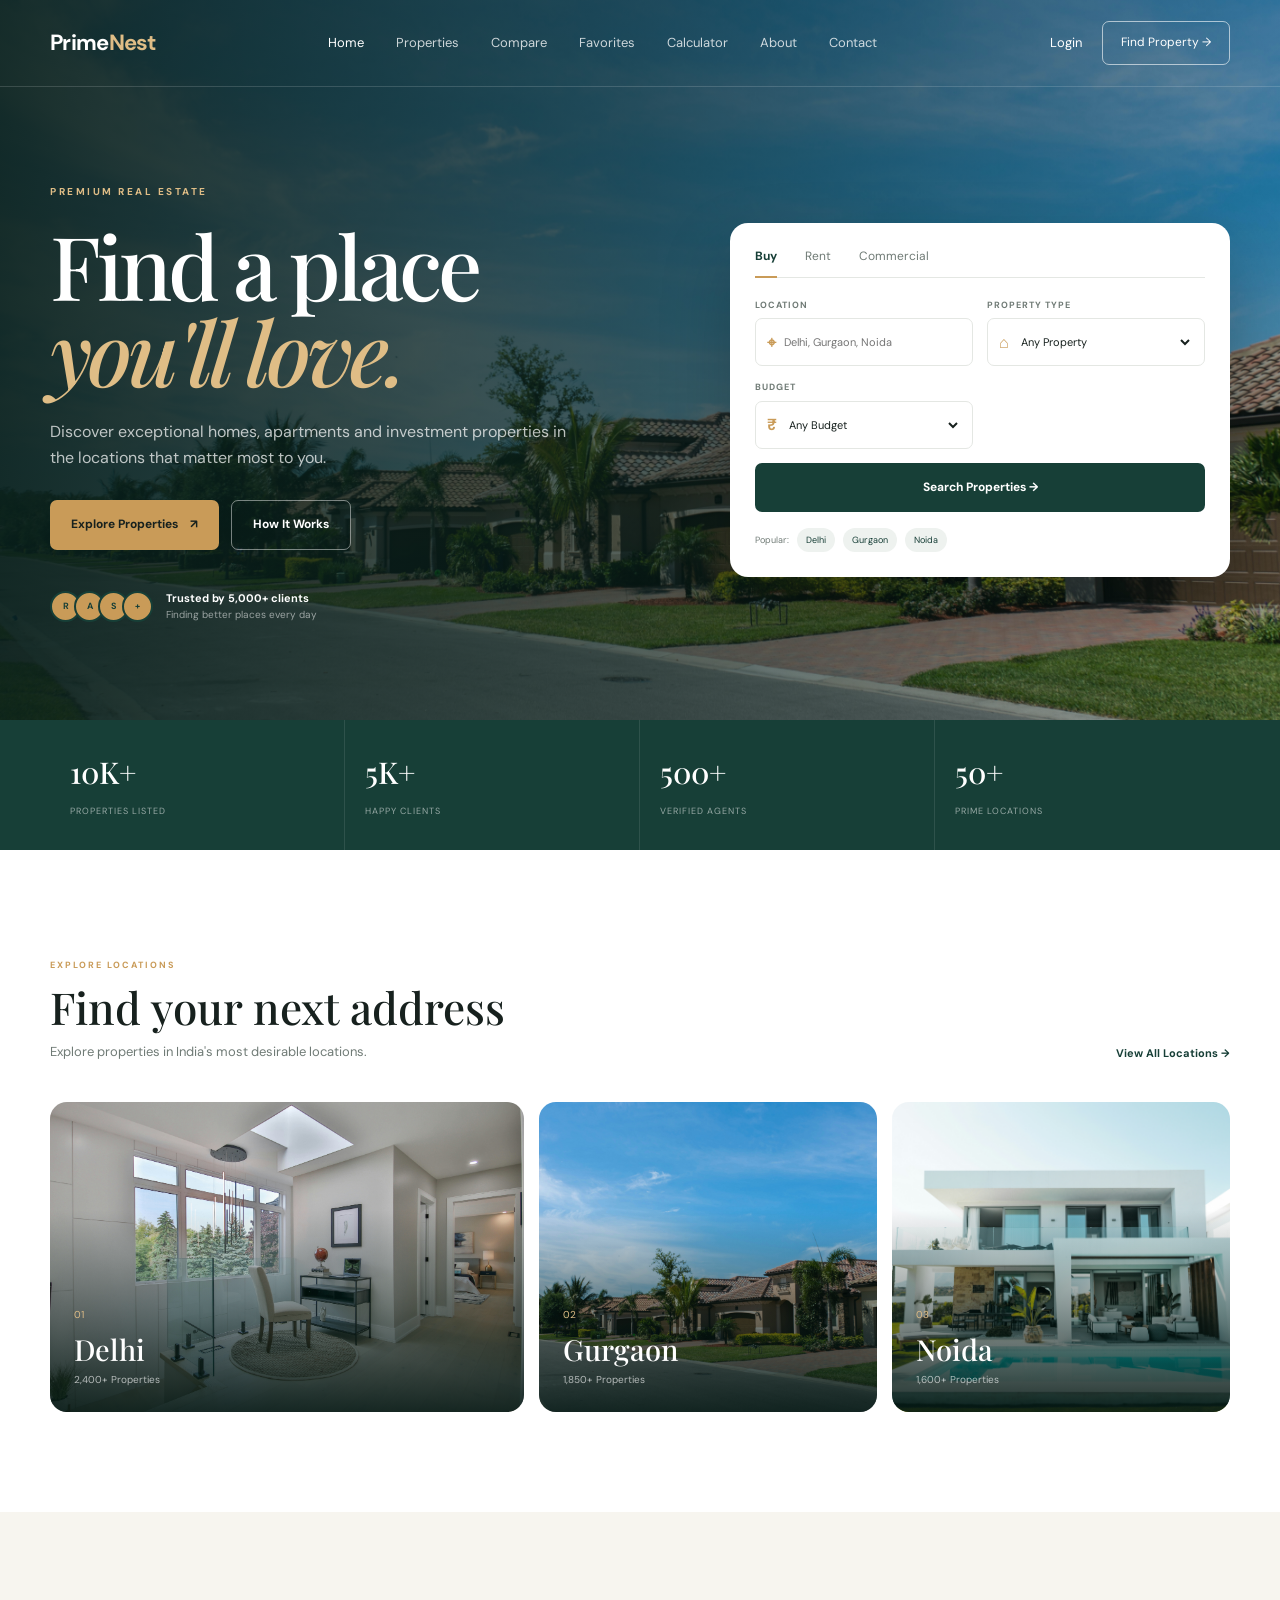
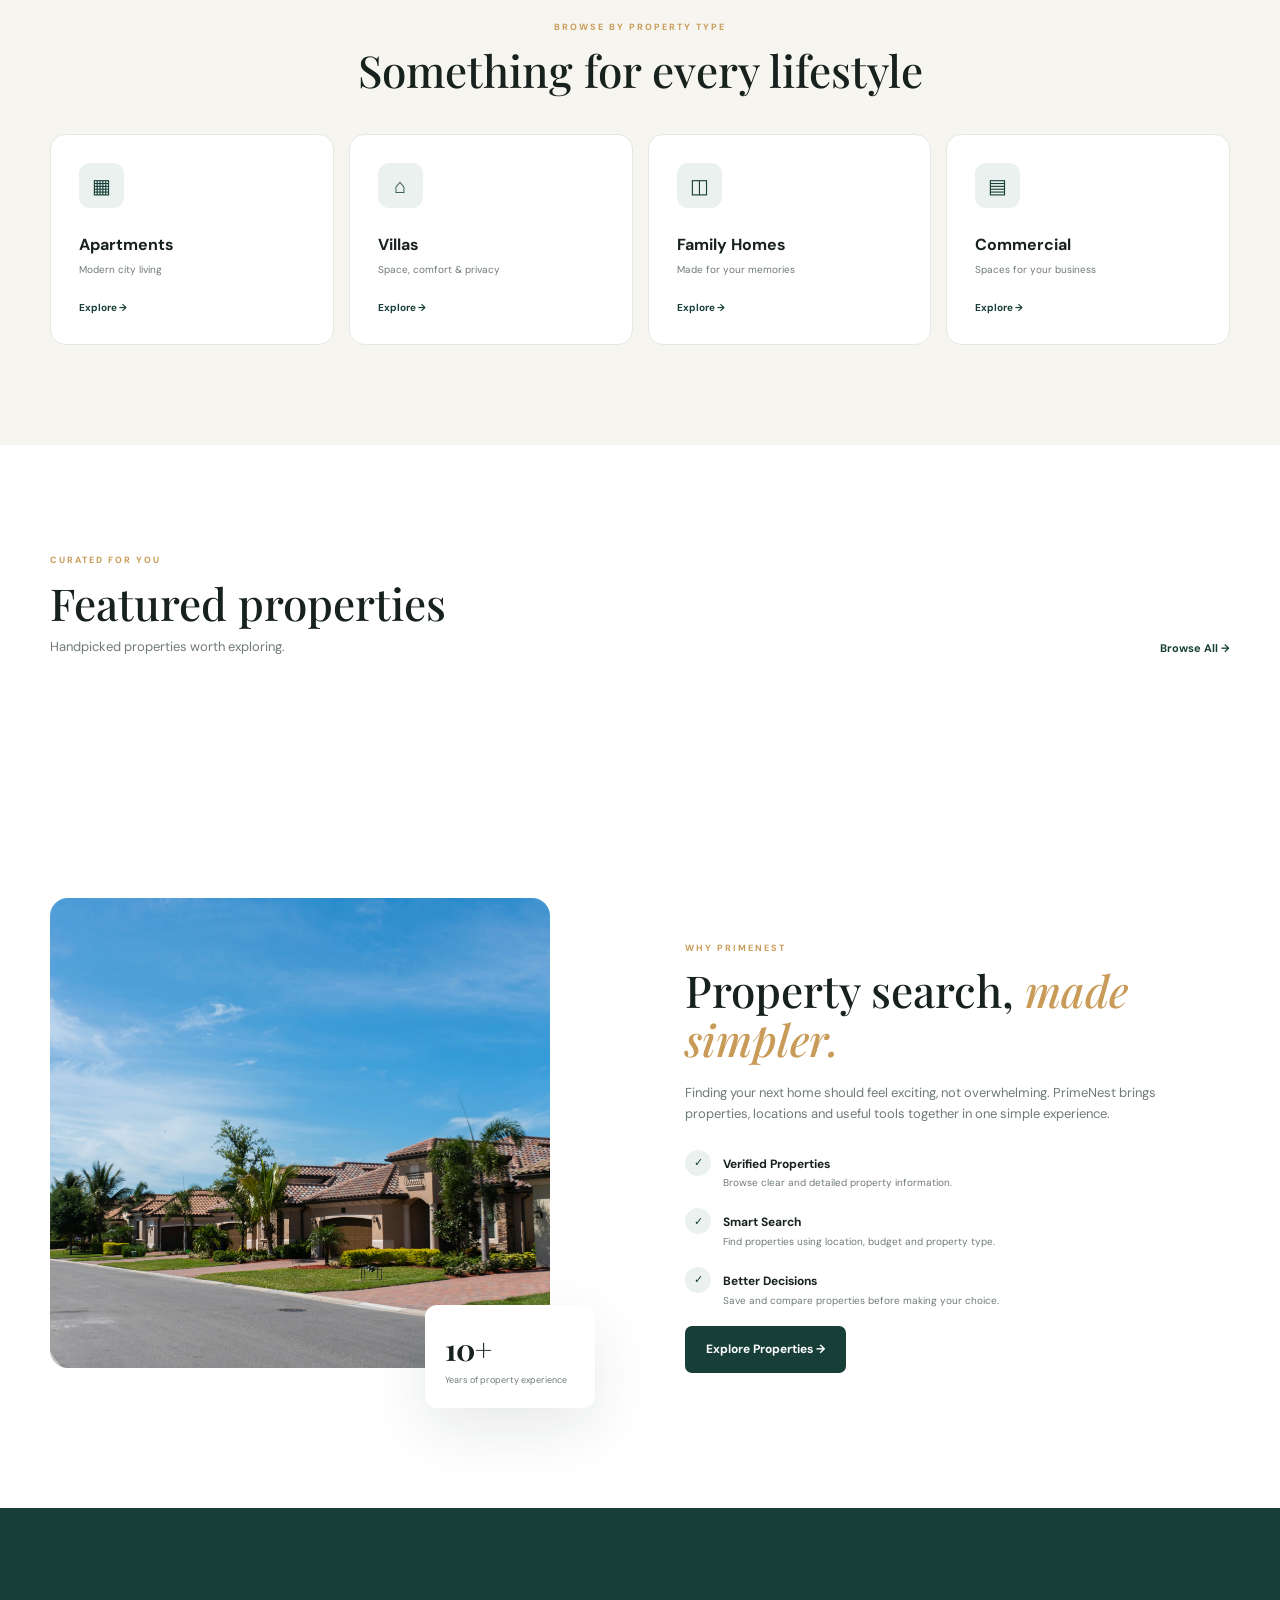
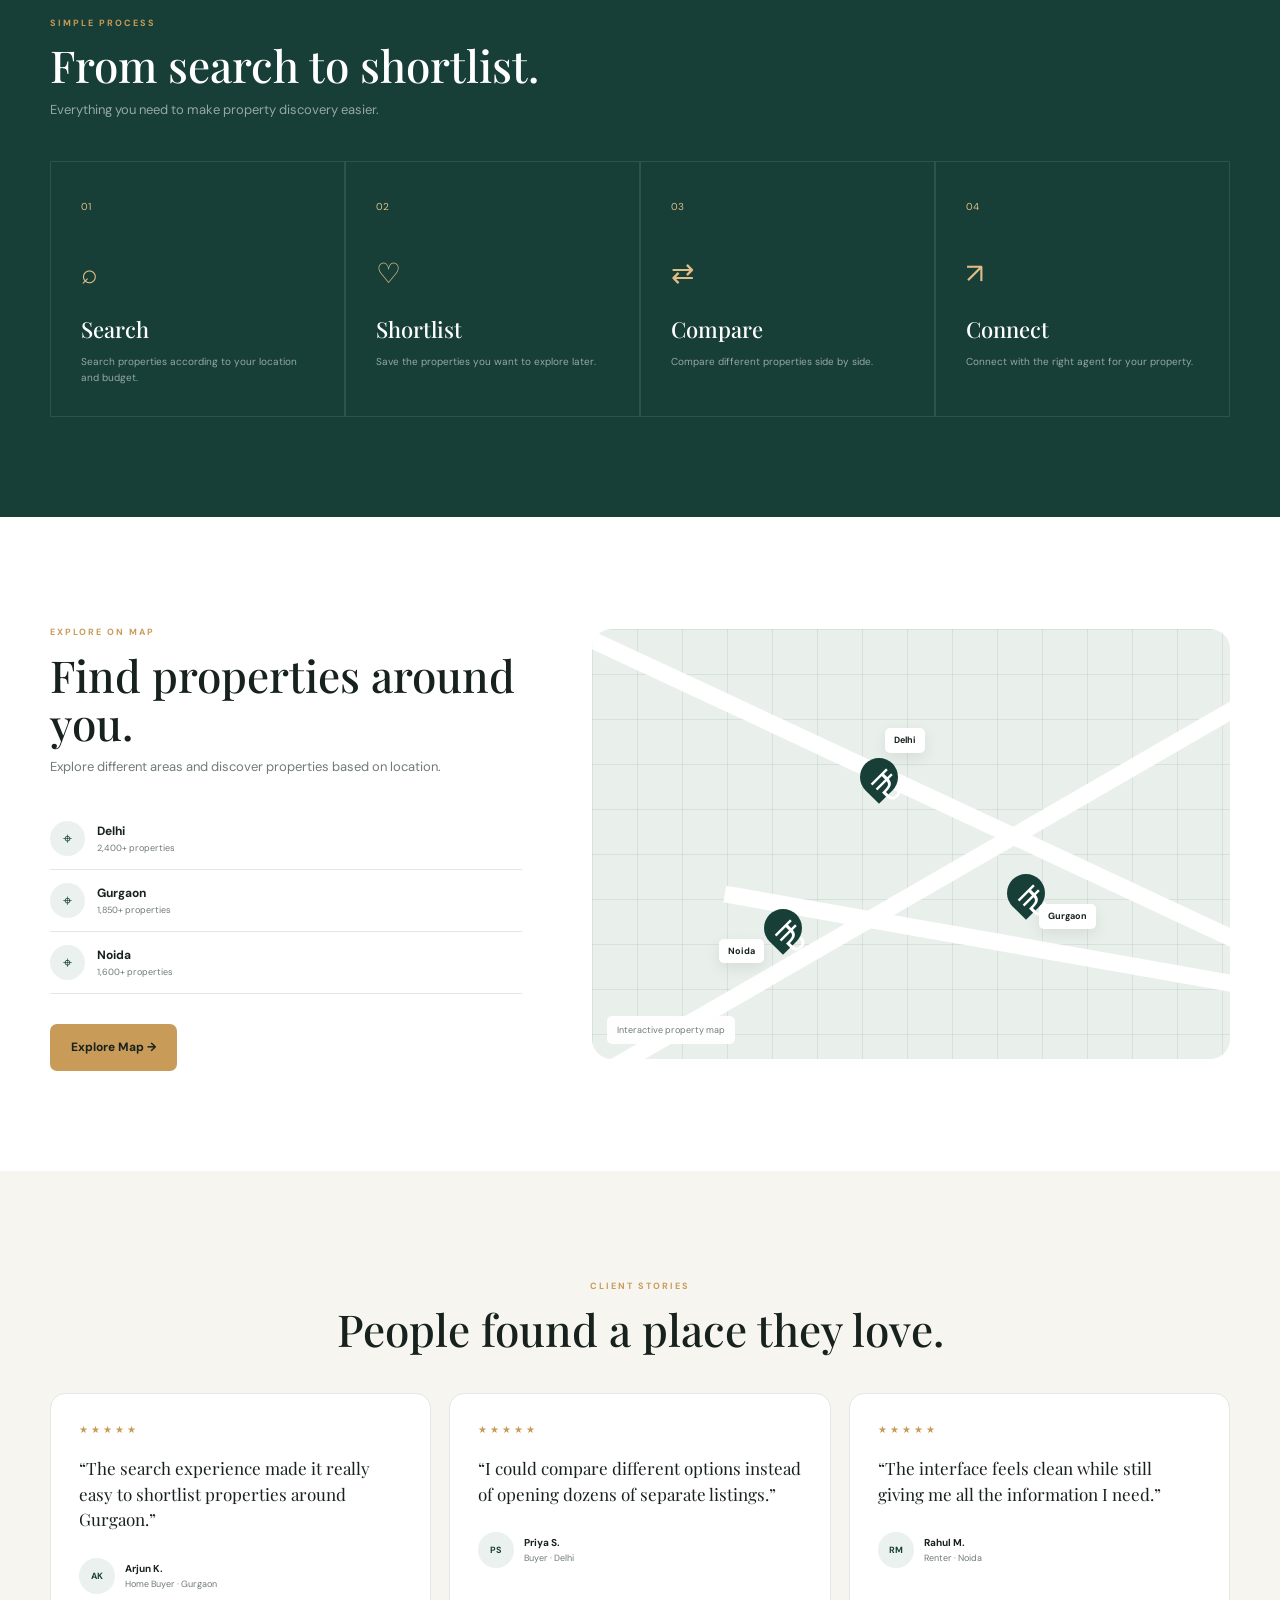
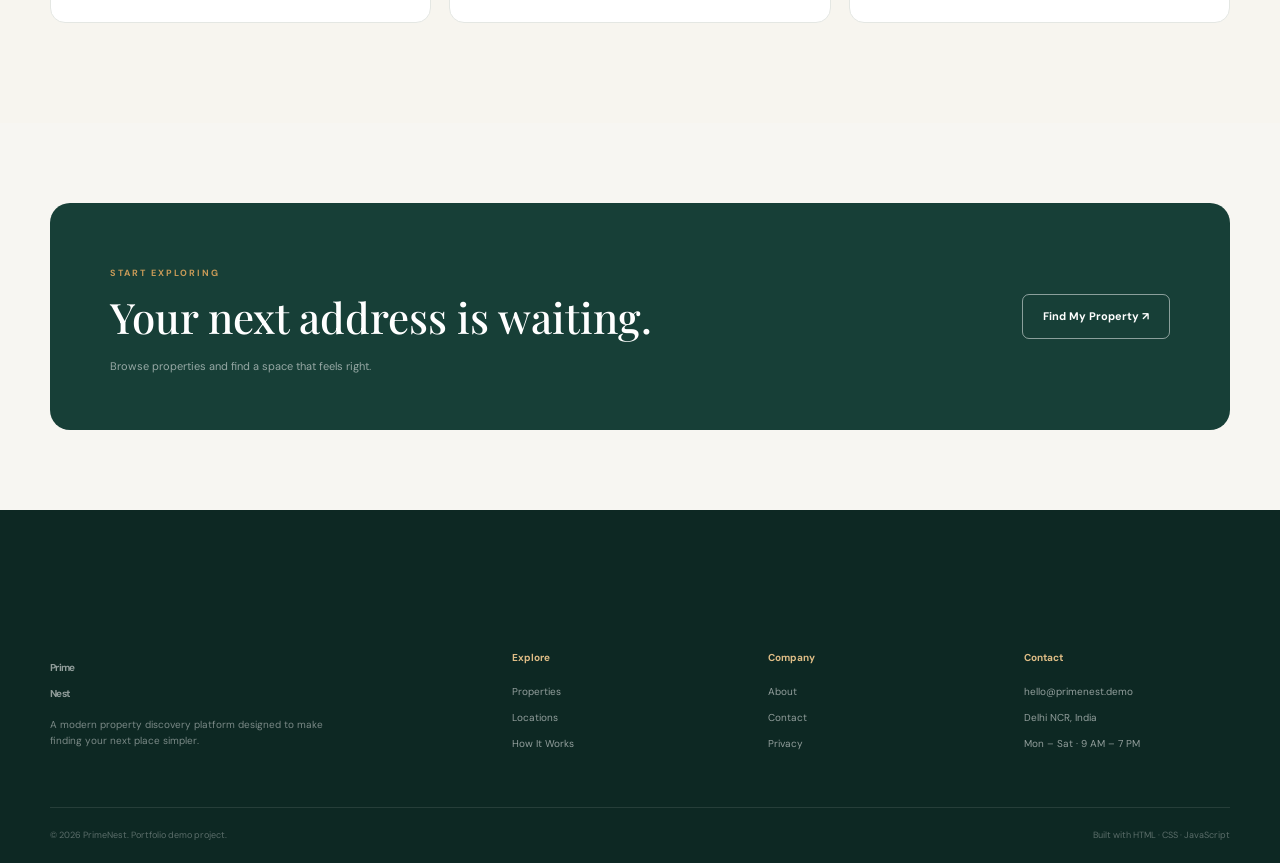
<file: frontend/pages/index.html>
<!DOCTYPE html>
<html lang="en">

<head>
    <meta charset="UTF-8">
    <meta name="viewport" content="width=device-width, initial-scale=1.0">

    <title>PrimeNest | Find Your Perfect Property</title>

    <link rel="stylesheet" href="../css/style.css">

    <!-- Google Font -->
    <link rel="preconnect" href="https://fonts.googleapis.com">
    <link rel="preconnect" href="https://fonts.gstatic.com" crossorigin>

    <link
        href="https://fonts.googleapis.com/css2?family=DM+Sans:wght@400;500;600;700&family=Playfair+Display:wght@500;600&display=swap"
        rel="stylesheet">
</head>

<body>

    <!-- ================= NAVBAR ================= -->

    <!-- <header class="navbar">

        <div class="container nav-container">

            <a href="index.html" class="logo">
                Prime<span>Nest</span>
            </a>

            <nav class="nav-menu">

                <a href="index.html" class="active">Home</a>

                <a href="properties.html">Buy</a>

                <a href="properties.html">Rent</a>

                <a href="#locations">Locations</a>

                <a href="#about">About</a>

                <a href="#contact">Contact</a>

            </nav>

            <div class="nav-actions">

                <a href="login.html" class="login-link">Login</a>

                <a href="properties.html" class="nav-btn">
                    Find Property →
                </a>

            </div>

        </div>

    </header> -->

    <div id="navbar"></div>
    <!-- ================= HERO ================= -->

    <main>

        <section class="hero">

            <div class="hero-overlay"></div>

            <div class="container hero-container">

                <div class="hero-content">

                    <span class="hero-label">
                        PREMIUM REAL ESTATE
                    </span>

                    <h1>
                        Find a place
                        <span>you'll love.</span>
                    </h1>

                    <p>
                        Discover exceptional homes, apartments and
                        investment properties in the locations that
                        matter most to you.
                    </p>

                    <div class="hero-buttons">

                        <a href="properties.html" class="primary-btn">
                            Explore Properties
                            <span>↗</span>
                        </a>

                        <a href="#how-it-works" class="outline-btn">
                            How It Works
                        </a>

                    </div>

                    <div class="hero-trust">

                        <div class="trust-avatars">

                            <span>R</span>
                            <span>A</span>
                            <span>S</span>
                            <span>+</span>

                        </div>

                        <div>

                            <strong>
                                Trusted by 5,000+ clients
                            </strong>

                            <small>
                                Finding better places every day
                            </small>

                        </div>

                    </div>

                </div>


                <!-- SEARCH CARD -->

                <div class="hero-search-card">

                    <div class="search-tabs">

                        <button class="active">
                            Buy
                        </button>

                        <button>
                            Rent
                        </button>

                        <button>
                            Commercial
                        </button>

                    </div>


                    <div class="search-fields">

                        <div class="search-field">

                            <label>Location</label>

                            <div class="field-box">

                                <span>⌖</span>

                                <input type="text" placeholder="Delhi, Gurgaon, Noida">

                            </div>

                        </div>


                        <div class="search-field">

                            <label>Property Type</label>

                            <div class="field-box">

                                <span>⌂</span>

                                <select>

                                    <option>
                                        Any Property
                                    </option>

                                    <option>
                                        Apartment
                                    </option>

                                    <option>
                                        Villa
                                    </option>

                                    <option>
                                        House
                                    </option>

                                </select>

                            </div>

                        </div>


                        <div class="search-field">

                            <label>Budget</label>

                            <div class="field-box">

                                <span>₹</span>

                                <select>

                                    <option>
                                        Any Budget
                                    </option>

                                    <option>
                                        Under ₹50 Lakh
                                    </option>

                                    <option>
                                        Under ₹1 Crore
                                    </option>

                                    <option>
                                        Under ₹2 Crore
                                    </option>

                                </select>

                            </div>

                        </div>


                        <button class="search-button">

                            Search Properties

                            <span>→</span>

                        </button>

                    </div>


                    <div class="popular-search">

                        <span>Popular:</span>

                        <a href="properties.html?location=Delhi">
                            Delhi
                        </a>

                        <a href="properties.html?location=Gurgaon">
                            Gurgaon
                        </a>

                        <a href="properties.html?location=Noida">
                            Noida
                        </a>

                    </div>

                </div>

            </div>

        </section>


        <!-- ================= STATS ================= -->

        <section class="stats-section">

            <div class="container stats-grid">

                <div class="stat-item">

                    <strong>10K+</strong>

                    <span>
                        Properties Listed
                    </span>

                </div>


                <div class="stat-item">

                    <strong>5K+</strong>

                    <span>
                        Happy Clients
                    </span>

                </div>


                <div class="stat-item">

                    <strong>500+</strong>

                    <span>
                        Verified Agents
                    </span>

                </div>


                <div class="stat-item">

                    <strong>50+</strong>

                    <span>
                        Prime Locations
                    </span>

                </div>

            </div>

        </section>


        <!-- ================= LOCATIONS ================= -->

        <section class="section" id="locations">

            <div class="container">

                <div class="section-heading">

                    <div>

                        <span class="section-label">
                            EXPLORE LOCATIONS
                        </span>

                        <h2>
                            Find your next address
                        </h2>

                        <p>
                            Explore properties in India's most
                            desirable locations.
                        </p>

                    </div>

                    <a href="properties.html" class="view-link">
                        View All Locations →
                    </a>

                </div>


                <div class="location-grid">

                    <a href="properties.html?location=Delhi" class="location-card">

                        <img src="../images/property-1.jpg" alt="Delhi">

                        <div class="location-overlay">

                            <span>01</span>

                            <h3>Delhi</h3>

                            <p>
                                2,400+ Properties
                            </p>

                        </div>

                    </a>


                    <a href="properties.html?location=Gurgaon" class="location-card">

                        <img src="../images/property-2.jpg" alt="Gurgaon">

                        <div class="location-overlay">

                            <span>02</span>

                            <h3>Gurgaon</h3>

                            <p>
                                1,850+ Properties
                            </p>

                        </div>

                    </a>


                    <a href="properties.html?location=Noida" class="location-card">

                        <img src="../images/property-3.jpg" alt="Noida">

                        <div class="location-overlay">

                            <span>03</span>

                            <h3>Noida</h3>

                            <p>
                                1,600+ Properties
                            </p>

                        </div>

                    </a>

                </div>

            </div>

        </section>


        <!-- ================= CATEGORIES ================= -->

        <section class="section categories-section">

            <div class="container">

                <div class="section-heading center">

                    <div>

                        <span class="section-label">
                            BROWSE BY PROPERTY TYPE
                        </span>

                        <h2>
                            Something for every lifestyle
                        </h2>

                    </div>

                </div>


                <div class="category-grid">

                    <a href="properties.html?type=Apartment" class="category-card">

                        <div class="category-icon">
                            ▦
                        </div>

                        <h3>
                            Apartments
                        </h3>

                        <p>
                            Modern city living
                        </p>

                        <span>Explore →</span>

                    </a>


                    <a href="properties.html?type=Villa" class="category-card">

                        <div class="category-icon">
                            ⌂
                        </div>

                        <h3>
                            Villas
                        </h3>

                        <p>
                            Space, comfort & privacy
                        </p>

                        <span>Explore →</span>

                    </a>


                    <a href="properties.html?type=House" class="category-card">

                        <div class="category-icon">
                            ◫
                        </div>

                        <h3>
                            Family Homes
                        </h3>

                        <p>
                            Made for your memories
                        </p>

                        <span>Explore →</span>

                    </a>


                    <a href="properties.html?type=Commercial" class="category-card">

                        <div class="category-icon">
                            ▤
                        </div>

                        <h3>
                            Commercial
                        </h3>

                        <p>
                            Spaces for your business
                        </p>

                        <span>Explore →</span>

                    </a>

                </div>

            </div>

        </section>


        <!-- ================= FEATURED ================= -->

        <section class="section" id="properties">

            <div class="container">

                <div class="section-heading">

                    <div>

                        <span class="section-label">
                            CURATED FOR YOU
                        </span>

                        <h2>
                            Featured properties
                        </h2>

                        <p>
                            Handpicked properties worth exploring.
                        </p>

                    </div>

                    <a href="properties.html" class="view-link">

                        Browse All →

                    </a>

                </div>


                <div class="property-grid" id="featuredProperties">

                </div>

            </div>

        </section>


        <!-- ================= WHY PRIMENEST ================= -->

        <section class="section about-section" id="about">

            <div class="container about-grid">

                <div class="about-image">

                    <img src="../images/property-2.jpg" alt="PrimeNest property">

                    <div class="experience-card">

                        <strong>10+</strong>

                        <span>
                            Years of property experience
                        </span>

                    </div>

                </div>


                <div class="about-content">

                    <span class="section-label">
                        WHY PRIMENEST
                    </span>

                    <h2>
                        Property search,
                        <span>made simpler.</span>
                    </h2>

                    <p>
                        Finding your next home should feel exciting,
                        not overwhelming. PrimeNest brings properties,
                        locations and useful tools together in one
                        simple experience.
                    </p>


                    <div class="feature-list">

                        <div class="feature-item">

                            <span>✓</span>

                            <div>

                                <strong>
                                    Verified Properties
                                </strong>

                                <p>
                                    Browse clear and detailed
                                    property information.
                                </p>

                            </div>

                        </div>


                        <div class="feature-item">

                            <span>✓</span>

                            <div>

                                <strong>
                                    Smart Search
                                </strong>

                                <p>
                                    Find properties using location,
                                    budget and property type.
                                </p>

                            </div>

                        </div>


                        <div class="feature-item">

                            <span>✓</span>

                            <div>

                                <strong>
                                    Better Decisions
                                </strong>

                                <p>
                                    Save and compare properties
                                    before making your choice.
                                </p>

                            </div>

                        </div>

                    </div>


                    <a href="properties.html" class="primary-btn dark">

                        Explore Properties →

                    </a>

                </div>

            </div>

        </section>


        <!-- ================= HOW IT WORKS ================= -->

        <section class="section how-section" id="how-it-works">

            <div class="container">

                <div class="section-heading dark">

                    <div>

                        <span class="section-label">
                            SIMPLE PROCESS
                        </span>

                        <h2>
                            From search to shortlist.
                        </h2>

                        <p>
                            Everything you need to make
                            property discovery easier.
                        </p>

                    </div>

                </div>


                <div class="steps-grid">

                    <div class="step-card">

                        <span class="step-number">
                            01
                        </span>

                        <div class="step-icon">
                            ⌕
                        </div>

                        <h3>
                            Search
                        </h3>

                        <p>
                            Search properties according to
                            your location and budget.
                        </p>

                    </div>


                    <div class="step-card">

                        <span class="step-number">
                            02
                        </span>

                        <div class="step-icon">
                            ♡
                        </div>

                        <h3>
                            Shortlist
                        </h3>

                        <p>
                            Save the properties you want
                            to explore later.
                        </p>

                    </div>


                    <div class="step-card">

                        <span class="step-number">
                            03
                        </span>

                        <div class="step-icon">
                            ⇄
                        </div>

                        <h3>
                            Compare
                        </h3>

                        <p>
                            Compare different properties
                            side by side.
                        </p>

                    </div>


                    <div class="step-card">

                        <span class="step-number">
                            04
                        </span>

                        <div class="step-icon">
                            ↗
                        </div>

                        <h3>
                            Connect
                        </h3>

                        <p>
                            Connect with the right agent
                            for your property.
                        </p>

                    </div>

                </div>

            </div>

        </section>


        <!-- ================= MAP ================= -->

        <section class="section">

            <div class="container map-section">

                <div class="map-content">

                    <span class="section-label">
                        EXPLORE ON MAP
                    </span>

                    <h2>
                        Find properties
                        around you.
                    </h2>

                    <p>
                        Explore different areas and discover
                        properties based on location.
                    </p>


                    <div class="map-location-list">

                        <div>

                            <span>⌖</span>

                            <div>

                                <strong>
                                    Delhi
                                </strong>

                                <small>
                                    2,400+ properties
                                </small>

                            </div>

                        </div>


                        <div>

                            <span>⌖</span>

                            <div>

                                <strong>
                                    Gurgaon
                                </strong>

                                <small>
                                    1,850+ properties
                                </small>

                            </div>

                        </div>


                        <div>

                            <span>⌖</span>

                            <div>

                                <strong>
                                    Noida
                                </strong>

                                <small>
                                    1,600+ properties
                                </small>

                            </div>

                        </div>

                    </div>


                    <a href="properties.html" class="primary-btn">

                        Explore Map →

                    </a>

                </div>


                <div class="map-box">

                    <div class="map-pattern"></div>

                    <div class="map-road road-1"></div>
                    <div class="map-road road-2"></div>
                    <div class="map-road road-3"></div>

                    <div class="map-pin pin-1">₹</div>
                    <div class="map-pin pin-2">₹</div>
                    <div class="map-pin pin-3">₹</div>

                    <div class="map-label delhi">
                        Delhi
                    </div>

                    <div class="map-label gurgaon">
                        Gurgaon
                    </div>

                    <div class="map-label noida">
                        Noida
                    </div>

                    <div class="map-message">
                        Interactive property map
                    </div>

                </div>

            </div>

        </section>


        <!-- ================= TESTIMONIALS ================= -->

        <section class="section testimonials-section">

            <div class="container">

                <div class="section-heading center">

                    <div>

                        <span class="section-label">
                            CLIENT STORIES
                        </span>

                        <h2>
                            People found a place
                            they love.
                        </h2>

                    </div>

                </div>


                <div class="testimonial-grid">

                    <article class="testimonial">

                        <div class="stars">
                            ★★★★★
                        </div>

                        <p>
                            “The search experience made it
                            really easy to shortlist properties
                            around Gurgaon.”
                        </p>

                        <div class="person">

                            <span>AK</span>

                            <div>

                                <strong>
                                    Arjun K.
                                </strong>

                                <small>
                                    Home Buyer · Gurgaon
                                </small>

                            </div>

                        </div>

                    </article>


                    <article class="testimonial">

                        <div class="stars">
                            ★★★★★
                        </div>

                        <p>
                            “I could compare different options
                            instead of opening dozens of
                            separate listings.”
                        </p>

                        <div class="person">

                            <span>PS</span>

                            <div>

                                <strong>
                                    Priya S.
                                </strong>

                                <small>
                                    Buyer · Delhi
                                </small>

                            </div>

                        </div>

                    </article>


                    <article class="testimonial">

                        <div class="stars">
                            ★★★★★
                        </div>

                        <p>
                            “The interface feels clean while
                            still giving me all the information
                            I need.”
                        </p>

                        <div class="person">

                            <span>RM</span>

                            <div>

                                <strong>
                                    Rahul M.
                                </strong>

                                <small>
                                    Renter · Noida
                                </small>

                            </div>

                        </div>

                    </article>

                </div>

            </div>

        </section>


        <!-- ================= CTA ================= -->

        <section class="cta-section">

            <div class="container cta">

                <div>

                    <span class="section-label">
                        START EXPLORING
                    </span>

                    <h2>
                        Your next address
                        is waiting.
                    </h2>

                    <p>
                        Browse properties and find a
                        space that feels right.
                    </p>

                </div>

                <a href="properties.html" class="outline-white-btn">

                    Find My Property ↗

                </a>

            </div>

        </section>

    </main>


    <!-- ================= FOOTER ================= -->

    <footer id="contact">

        <div class="container footer-grid">

            <div class="footer-about">

                <a href="index.html" class="logo">
                    Prime<span>Nest</span>
                </a>

                <p>
                    A modern property discovery platform
                    designed to make finding your next place
                    simpler.
                </p>

            </div>


            <div>

                <h4>
                    Explore
                </h4>

                <a href="properties.html">
                    Properties
                </a>

                <a href="#locations">
                    Locations
                </a>

                <a href="#how-it-works">
                    How It Works
                </a>

            </div>


            <div>

                <h4>
                    Company
                </h4>

                <a href="#about">
                    About
                </a>

                <a href="#contact">
                    Contact
                </a>

                <a href="#">
                    Privacy
                </a>

            </div>


            <div>

                <h4>
                    Contact
                </h4>

                <span>
                    hello@primenest.demo
                </span>

                <span>
                    Delhi NCR, India
                </span>

                <span>
                    Mon – Sat · 9 AM – 7 PM
                </span>

            </div>

        </div>


        <div class="container footer-bottom">

            <span>
                © 2026 PrimeNest. Portfolio demo project.
            </span>

            <span>
                Built with HTML · CSS · JavaScript
            </span>

        </div>

    </footer>


    <script src="../js/data.js"></script>
    <script src="../js/app.js"></script>
    <script src="../js/components.js"></script>

</body>

</html>
</file>
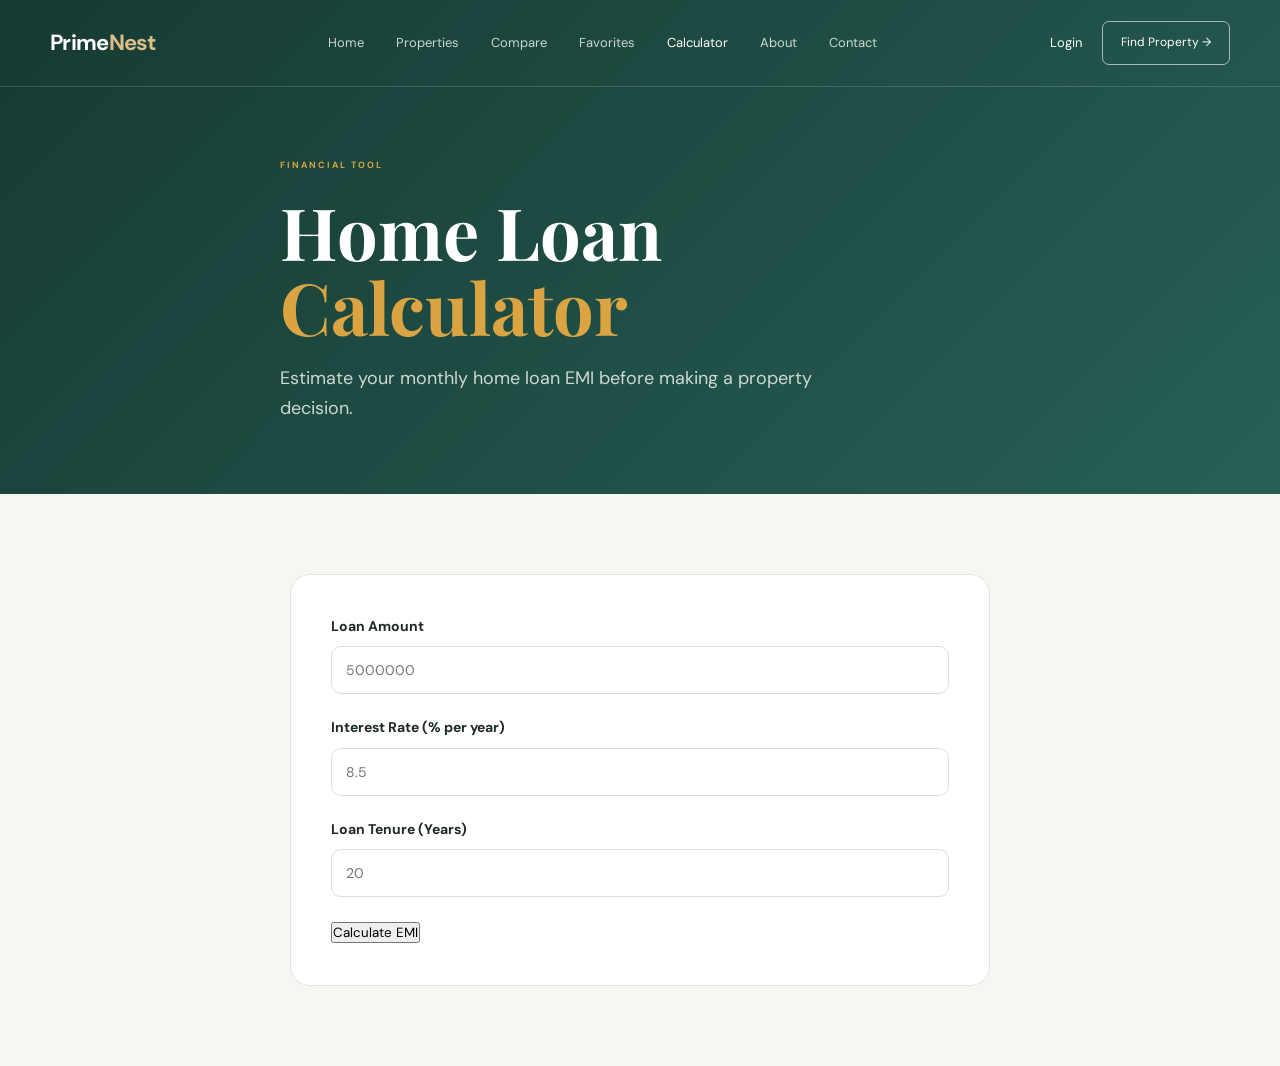
<file: frontend/pages/calculator.html>
<!DOCTYPE html>
<html lang="en">

<head>

    <meta charset="UTF-8">

    <meta name="viewport" content="width=device-width, initial-scale=1.0">

    <title>EMI Calculator | PrimeNest</title>

    <link rel="stylesheet" href="../css/style.css">

</head>


<body>


    <div id="navbar"></div>


    <section class="listing-hero">

        <div class="container listing-hero-content">

            <span class="section-label">
                FINANCIAL TOOL
            </span>

            <h1>
                Home Loan <span>Calculator</span>
            </h1>

            <p>
                Estimate your monthly home loan EMI
                before making a property decision.
            </p>

        </div>

    </section>


    <section class="listing-section">

        <div class="container">

            <div style="
            max-width:700px;
            margin:auto;
            background:#ffffff;
            padding:40px;
            border-radius:20px;
            border:1px solid #e5e5df;
        ">

                <div class="filter-group">

                    <label>
                        Loan Amount
                    </label>

                    <input type="number" id="loanAmount" placeholder="5000000">

                </div>


                <div class="filter-group">

                    <label>
                        Interest Rate (% per year)
                    </label>

                    <input type="number" id="interestRate" placeholder="8.5" step="0.1">

                </div>


                <div class="filter-group">

                    <label>
                        Loan Tenure (Years)
                    </label>

                    <input type="number" id="loanTenure" placeholder="20">

                </div>


                <button id="calculateBtn" class="btn btn-primary" type="button">
                    Calculate EMI
                </button>


                <div id="emiResult" style="
                    margin-top:30px;
                    padding:25px;
                    border-radius:15px;
                    background:#f7f6f2;
                    display:none;
                ">

                    <p>
                        Estimated Monthly EMI
                    </p>

                    <h2 id="emiAmount" style="color:#1f4f46;">
                        ₹0
                    </h2>

                    <p id="totalPayment"></p>

                    <p id="totalInterest"></p>

                </div>

            </div>

        </div>

    </section>

    <script src="../js/data.js"></script>
    <script src="../js/app.js"></script>
    <script src="../js/components.js"></script>


    <script>

        document
            .getElementById("calculateBtn")
            .addEventListener("click", function () {

                const principal =
                    Number(
                        document.getElementById("loanAmount").value
                    );

                const annualRate =
                    Number(
                        document.getElementById("interestRate").value
                    );

                const years =
                    Number(
                        document.getElementById("loanTenure").value
                    );


                if (!principal || !annualRate || !years) {

                    alert("Please enter all values.");

                    return;

                }


                const monthlyRate =
                    annualRate / 12 / 100;

                const months =
                    years * 12;


                const emi =
                    principal *
                    monthlyRate *
                    Math.pow(
                        1 + monthlyRate,
                        months
                    ) /
                    (
                        Math.pow(
                            1 + monthlyRate,
                            months
                        ) - 1
                    );


                const totalPayment =
                    emi * months;

                const totalInterest =
                    totalPayment - principal;


                document.getElementById("emiAmount")
                    .textContent =
                    "₹" +
                    Math.round(emi).toLocaleString("en-IN");


                document.getElementById("totalPayment")
                    .textContent =
                    "Total Payment: ₹" +
                    Math.round(totalPayment)
                        .toLocaleString("en-IN");


                document.getElementById("totalInterest")
                    .textContent =
                    "Total Interest: ₹" +
                    Math.round(totalInterest)
                        .toLocaleString("en-IN");


                document.getElementById("emiResult")
                    .style.display = "block";

            });

    </script>

</body>

</html>
</file>
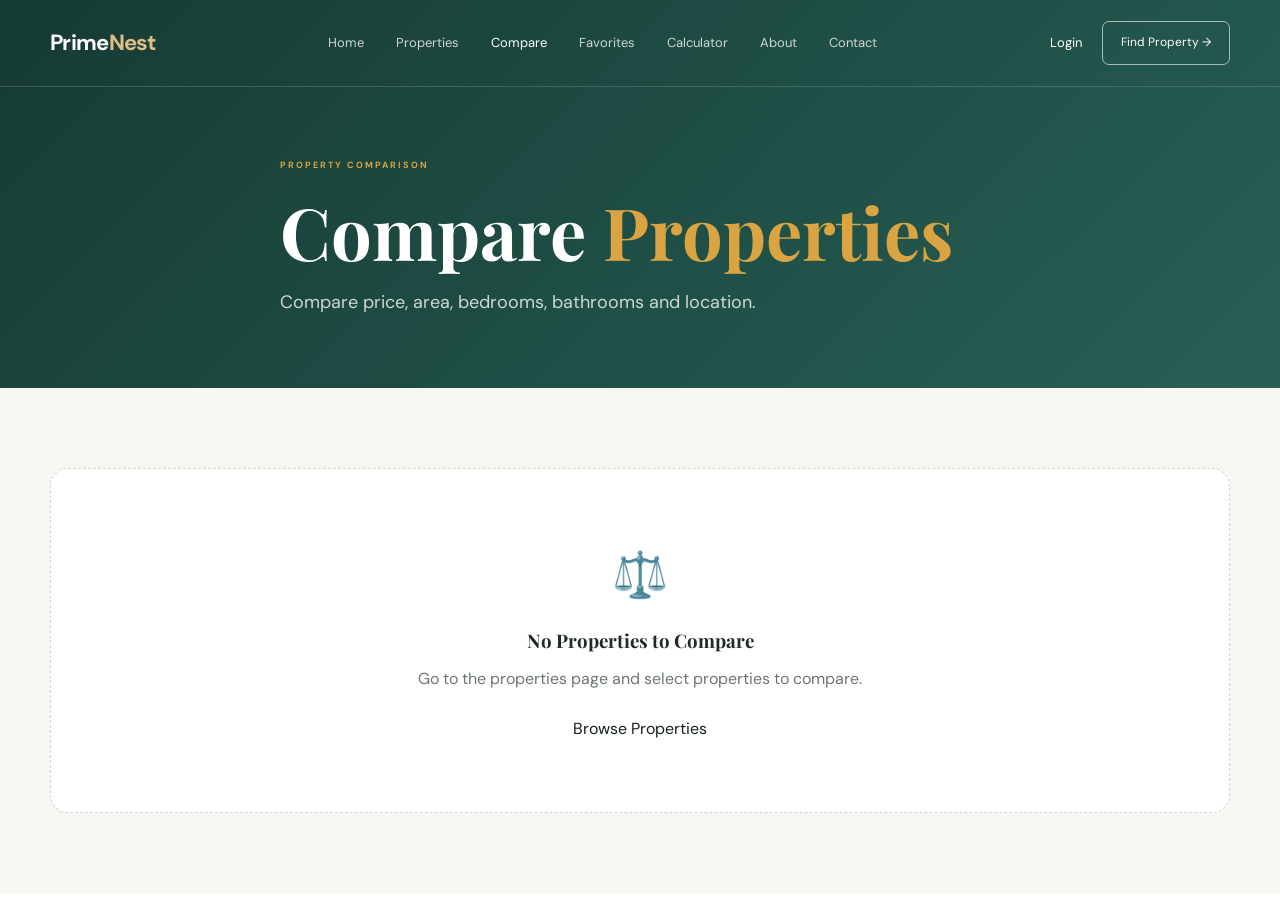
<file: frontend/pages/compare.html>
<!DOCTYPE html>
<html lang="en">

<head>

    <meta charset="UTF-8">

    <meta name="viewport" content="width=device-width, initial-scale=1.0">

    <title>Compare Properties | PrimeNest</title>

    <link rel="stylesheet" href="../css/style.css">

</head>


<body>


    <div id="navbar"></div>

    <section class="listing-hero">

        <div class="container listing-hero-content">

            <span class="section-label">
                PROPERTY COMPARISON
            </span>

            <h1>
                Compare <span>Properties</span>
            </h1>

            <p>
                Compare price, area, bedrooms,
                bathrooms and location.
            </p>

        </div>

    </section>


    <section class="listing-section">

        <div class="container">

            <div id="compareContainer"></div>

        </div>

    </section>


    <script src="../js/data.js"></script>
    <script src="../js/app.js"></script>
    <script src="../js/components.js"></script>


    <script>

        document.addEventListener("DOMContentLoaded", function () {

            const container =
                document.getElementById("compareContainer");

            const compareIds =
                getCompare();

            const compareProperties =
                properties.filter(property =>
                    compareIds.includes(property.id)
                );


            if (!compareProperties.length) {

                container.innerHTML = `

            <div class="empty-state">

                <div class="empty-icon">
                    ⚖️
                </div>

                <h3>
                    No Properties to Compare
                </h3>

                <p>
                    Go to the properties page and
                    select properties to compare.
                </p>

                <a
                    href="properties.html"
                    class="btn btn-primary"
                >
                    Browse Properties
                </a>

            </div>

        `;

                return;
            }


            let html = `

        <div style="
            overflow-x:auto;
            background:#ffffff;
            border-radius:20px;
            border:1px solid #e5e5df;
        ">

            <table style="
                width:100%;
                min-width:800px;
                border-collapse:collapse;
            ">

                <thead>

                    <tr>

                        <th style="padding:20px;text-align:left;">
                            Feature
                        </th>
    `;


            compareProperties.forEach(property => {

                html += `

            <th style="
                padding:20px;
                text-align:left;
                color:#1f4f46;
            ">
                ${property.title}
            </th>

        `;

            });


            html += `
                    </tr>
                </thead>

                <tbody>
    `;


            const rows = [

                ["Location", "location"],

                ["Type", "type"],

                ["Status", "status"],

                ["Price", "priceText"],

                ["Bedrooms", "bedrooms"],

                ["Bathrooms", "bathrooms"],

                ["Area", "area"]

            ];


            rows.forEach(row => {

                html += `

            <tr>

                <td style="
                    padding:18px;
                    font-weight:700;
                    border-top:1px solid #eeeeea;
                ">
                    ${row[0]}
                </td>
        `;


                compareProperties.forEach(property => {

                    html += `

                <td style="
                    padding:18px;
                    border-top:1px solid #eeeeea;
                    color:#6d7773;
                ">
                    ${row[1] === "area"
                            ? property[row[1]] + " sq.ft"
                            : property[row[1]]
                        }
                </td>

            `;

                });


                html += `
            </tr>
        `;

            });


            html += `

                </tbody>

            </table>

        </div>

    `;


            container.innerHTML = html;

        });

    </script>

</body>

</html>
</file>
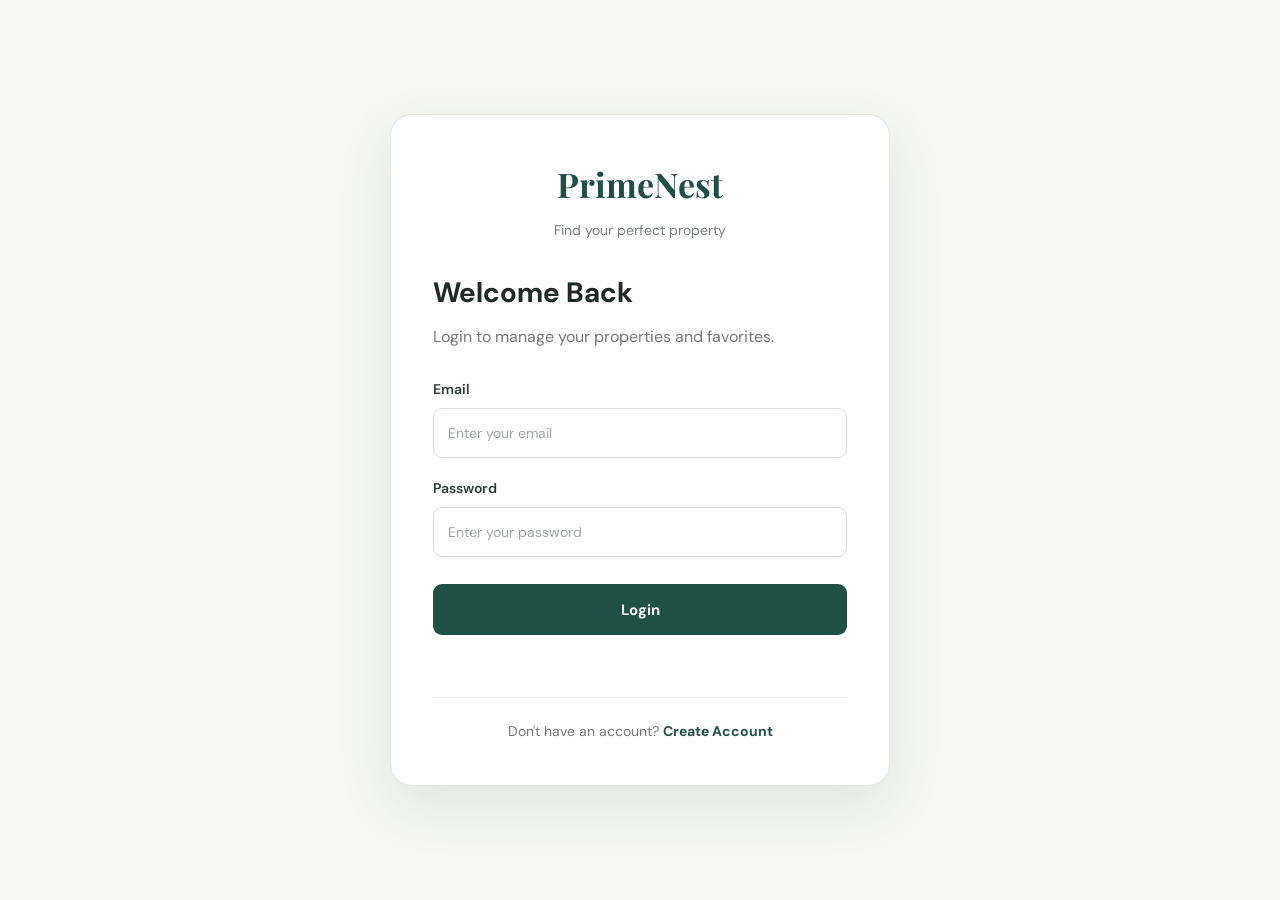
<file: frontend/pages/customer-dashboard.html>
<!DOCTYPE html>
<html lang="en">

<head>
    <meta charset="UTF-8">
    <meta name="viewport" content="width=device-width, initial-scale=1.0">

    <title>Customer Dashboard | PrimeNest</title>

    <link rel="stylesheet" href="../css/dashboard.css">
</head>

<body>

    <div class="dashboard">

        <!-- SIDEBAR -->
        <aside class="sidebar">

            <div class="sidebar-logo">
                <a href="index.html">
                    PrimeNest<span>X</span>
                </a>
            </div>

            <ul class="sidebar-menu">

                <li>
                    <a href="#" class="active">
                        <span class="menu-icon">📊</span>
                        Dashboard
                    </a>
                </li>

                <li>
                    <a href="properties.html">
                        <span class="menu-icon">🏠</span>
                        Search Properties
                    </a>
                </li>

                <li>
                    <a href="favourites.html">
                        <span class="menu-icon">♥</span>
                        Favorites
                    </a>
                </li>

                <li>
                    <a href="compare.html">
                        <span class="menu-icon">⚖</span>
                        Compare
                    </a>
                </li>

                <li>
                    <a href="#">
                        <span class="menu-icon">✉</span>
                        My Enquiries
                    </a>
                </li>

                <li>
                    <a href="#">
                        <span class="menu-icon">📅</span>
                        Site Visits
                    </a>
                </li>

                <li>
                    <a href="#">
                        <span class="menu-icon">👤</span>
                        Profile
                    </a>
                </li>

            </ul>

            <div class="sidebar-bottom">
                <button type="button" onclick="logoutUser()">
                    Logout
                </button>
            </div>

        </aside>


        <!-- MAIN -->
        <main class="dashboard-main">

            <!-- TOPBAR -->
            <header class="dashboard-topbar">

                <div class="topbar-left">

                    <button class="dashboard-menu-toggle">
                        ☰
                    </button>

                    <div>
                        <h1>Customer Dashboard</h1>
                        <p>Find your next property</p>
                    </div>

                </div>

                <div class="topbar-right">

                    <button class="notification-btn">
                        🔔
                    </button>

                    <div class="user-profile">

                        <div class="user-avatar">
                            C
                        </div>

                        <div class="user-info">
                            <strong>Customer</strong>
                            <span>Buyer / Tenant</span>
                        </div>

                    </div>

                </div>

            </header>


            <!-- CONTENT -->
            <section class="dashboard-content">

                <!-- WELCOME -->
                <div class="welcome-banner">

                    <div class="welcome-text">

                        <h2>Welcome back 👋</h2>

                        <p>
                            Search properties, save your favorites and
                            connect with owners or dealers.
                        </p>

                    </div>

                    <div class="welcome-icon">
                        🏠
                    </div>

                </div>


                <!-- STATS -->
                <div class="stats-grid">

                    <div class="stat-card">

                        <div class="stat-top">
                            <span class="stat-label">Favorites</span>
                            <div class="stat-icon">♥</div>
                        </div>

                        <h3>12</h3>
                        <span class="stat-change">Saved properties</span>

                    </div>


                    <div class="stat-card">

                        <div class="stat-top">
                            <span class="stat-label">Enquiries</span>
                            <div class="stat-icon">✉</div>
                        </div>

                        <h3>5</h3>
                        <span class="stat-change">Active enquiries</span>

                    </div>


                    <div class="stat-card">

                        <div class="stat-top">
                            <span class="stat-label">Site Visits</span>
                            <div class="stat-icon">📅</div>
                        </div>

                        <h3>3</h3>
                        <span class="stat-change">Upcoming visits</span>

                    </div>


                    <div class="stat-card">

                        <div class="stat-top">
                            <span class="stat-label">Compared</span>
                            <div class="stat-icon">⚖</div>
                        </div>

                        <h3>2</h3>
                        <span class="stat-change">Properties comparing</span>

                    </div>

                </div>


                <!-- QUICK ACTIONS -->
                <div class="dashboard-section">

                    <div class="section-header">
                        <h2>Quick Actions</h2>
                    </div>

                    <div class="dashboard-card">

                        <div class="quick-actions">

                            <a href="properties.html" class="quick-action">
                                <div class="quick-action-icon">🔍</div>
                                <div>
                                    <strong>Search Properties</strong>
                                    <span>Find your dream property</span>
                                </div>
                            </a>

                            <a href="favourites.html" class="quick-action">
                                <div class="quick-action-icon">♥</div>
                                <div>
                                    <strong>View Favorites</strong>
                                    <span>Check saved properties</span>
                                </div>
                            </a>

                            <a href="compare.html" class="quick-action">
                                <div class="quick-action-icon">⚖</div>
                                <div>
                                    <strong>Compare</strong>
                                    <span>Compare properties</span>
                                </div>
                            </a>

                            <a href="#" class="quick-action">
                                <div class="quick-action-icon">📅</div>
                                <div>
                                    <strong>Request Visit</strong>
                                    <span>Schedule a site visit</span>
                                </div>
                            </a>

                        </div>

                    </div>

                </div>


                <!-- RECENT PROPERTIES -->
                <div class="dashboard-section">

                    <div class="section-header">

                        <h2>Recently Viewed Properties</h2>

                        <a href="properties.html">
                            View All →
                        </a>

                    </div>

                    <div class="dashboard-card">

                        <div class="property-mini">

                            <img src="../images/property-1.jpg" alt="Modern City Apartment">

                            <div class="property-mini-info">

                                <h4>Modern City Apartment</h4>

                                <p>📍 Delhi · 3 Beds · 2 Baths</p>

                                <span class="property-mini-price">
                                    ₹85 Lakh
                                </span>

                            </div>

                        </div>


                        <div class="property-mini">

                            <img src="../images/property-2.jpg" alt="Luxury Garden Villa">

                            <div class="property-mini-info">

                                <h4>Luxury Garden Villa</h4>

                                <p>📍 Gurgaon · 4 Beds · 3 Baths</p>

                                <span class="property-mini-price">
                                    ₹1.65 Crore
                                </span>

                            </div>

                        </div>


                        <div class="property-mini">

                            <img src="../images/property-3.jpg" alt="Spacious Family House">

                            <div class="property-mini-info">

                                <h4>Spacious Family House</h4>

                                <p>📍 Noida · 3 Beds · 2 Baths</p>

                                <span class="property-mini-price">
                                    ₹35,000/month
                                </span>

                            </div>

                        </div>

                    </div>

                </div>

            </section>

        </main>

    </div>


    <script src="../js/auth.js"></script>

    <script>

        document.addEventListener(
            "DOMContentLoaded",
            function () {

                const user =
                    requireRole("customer");

                if (!user) {
                    return;
                }

                console.log(
                    "Logged in customer:",
                    user.name
                );

            }
        );

    </script>

</body>

</html>
</file>
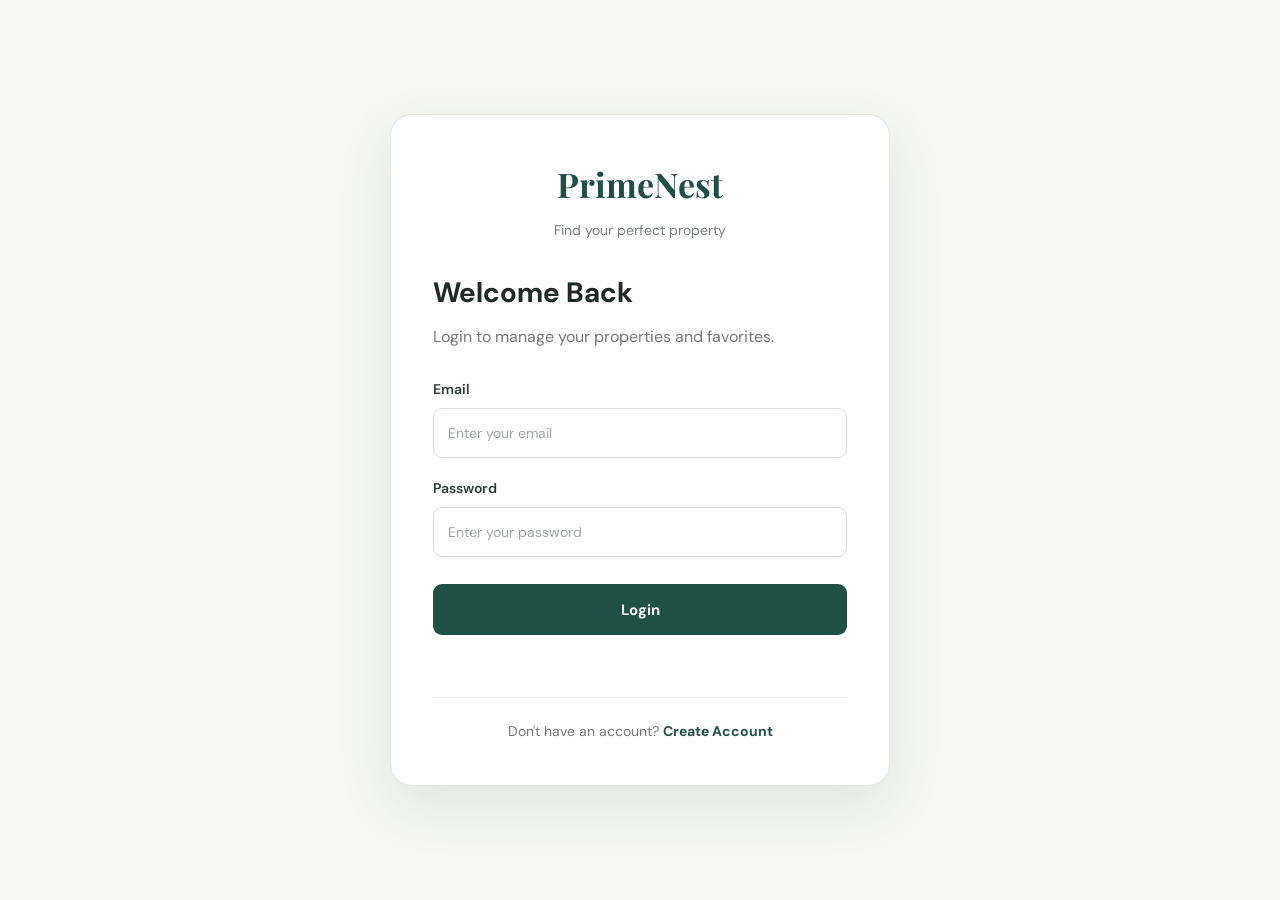
<file: frontend/pages/dealer-dashboard.html>
<!DOCTYPE html>
<html lang="en">

<head>

    <meta charset="UTF-8">
    <meta name="viewport" content="width=device-width, initial-scale=1.0">

    <title>Dealer Dashboard | PrimeNest</title>

    <link rel="stylesheet" href="../css/dashboard.css">

</head>

<body>

    <div class="dashboard">

        <!-- SIDEBAR -->
        <aside class="sidebar">

            <div class="sidebar-logo">

                <a href="index.html">
                    PrimeNest<span>X</span>
                </a>

            </div>


            <ul class="sidebar-menu">

                <li>
                    <a href="#" class="active">
                        <span class="menu-icon">📊</span>
                        Dashboard
                    </a>
                </li>

                <li>
                    <a href="properties.html">
                        <span class="menu-icon">🏠</span>
                        Available Properties
                    </a>
                </li>

                <li>
                    <a href="#">
                        <span class="menu-icon">🏡</span>
                        Owner Properties
                    </a>
                </li>

                <li>
                    <a href="#">
                        <span class="menu-icon">👥</span>
                        Customer Leads
                    </a>
                </li>

                <li>
                    <a href="#">
                        <span class="menu-icon">🔍</span>
                        Customer Requirements
                    </a>
                </li>

                <li>
                    <a href="#">
                        <span class="menu-icon">✉</span>
                        Enquiries
                    </a>
                </li>

                <li>
                    <a href="#">
                        <span class="menu-icon">📅</span>
                        Site Visits
                    </a>
                </li>

                <li>
                    <a href="#">
                        <span class="menu-icon">🤝</span>
                        Deals
                    </a>
                </li>

                <li>
                    <a href="#">
                        <span class="menu-icon">⏰</span>
                        Follow-ups
                    </a>
                </li>

                <li>
                    <a href="#">
                        <span class="menu-icon">👤</span>
                        Profile
                    </a>
                </li>

            </ul>


            <div class="sidebar-bottom">

                <button type="button" onclick="logoutUser()">
                    Logout
                </button>
            </div>

        </aside>


        <!-- MAIN -->
        <main class="dashboard-main">


            <!-- TOPBAR -->
            <header class="dashboard-topbar">

                <div class="topbar-left">

                    <button class="dashboard-menu-toggle">
                        ☰
                    </button>

                    <div>

                        <h1>Dealer Dashboard</h1>

                        <p>
                            Connect owners with the right customers
                        </p>

                    </div>

                </div>


                <div class="topbar-right">

                    <button class="notification-btn">
                        🔔
                    </button>


                    <div class="user-profile">

                        <div class="user-avatar">
                            D
                        </div>

                        <div class="user-info">

                            <strong>Property Dealer</strong>

                            <span>Dealer / Agent</span>

                        </div>

                    </div>

                </div>

            </header>


            <!-- CONTENT -->
            <section class="dashboard-content">


                <!-- WELCOME -->
                <div class="welcome-banner">

                    <div class="welcome-text">

                        <h2>Welcome, Dealer 👋</h2>

                        <p>
                            Manage property listings, customer leads
                            and owner relationships from one place.
                        </p>

                    </div>

                    <div class="welcome-icon">
                        🤝
                    </div>

                </div>


                <!-- STATS -->
                <div class="stats-grid">


                    <div class="stat-card">

                        <div class="stat-top">

                            <span class="stat-label">
                                Available Properties
                            </span>

                            <div class="stat-icon">
                                🏠
                            </div>

                        </div>

                        <h3>24</h3>

                        <span class="stat-change">
                            Properties available
                        </span>

                    </div>


                    <div class="stat-card">

                        <div class="stat-top">

                            <span class="stat-label">
                                Customer Leads
                            </span>

                            <div class="stat-icon">
                                👥
                            </div>

                        </div>

                        <h3>15</h3>

                        <span class="stat-change">
                            Active leads
                        </span>

                    </div>


                    <div class="stat-card">

                        <div class="stat-top">

                            <span class="stat-label">
                                Site Visits
                            </span>

                            <div class="stat-icon">
                                📅
                            </div>

                        </div>

                        <h3>8</h3>

                        <span class="stat-change">
                            Scheduled visits
                        </span>

                    </div>


                    <div class="stat-card">

                        <div class="stat-top">

                            <span class="stat-label">
                                Active Deals
                            </span>

                            <div class="stat-icon">
                                🤝
                            </div>

                        </div>

                        <h3>5</h3>

                        <span class="stat-change">
                            Deals in progress
                        </span>

                    </div>

                </div>


                <!-- QUICK ACTIONS -->
                <div class="dashboard-section">

                    <div class="section-header">

                        <h2>Dealer Actions</h2>

                    </div>


                    <div class="dashboard-card">

                        <div class="quick-actions">


                            <a href="properties.html" class="quick-action">

                                <div class="quick-action-icon">
                                    🏠
                                </div>

                                <div>

                                    <strong>
                                        Available Properties
                                    </strong>

                                    <span>
                                        Find properties for customers
                                    </span>

                                </div>

                            </a>


                            <a href="#" class="quick-action">

                                <div class="quick-action-icon">
                                    👥
                                </div>

                                <div>

                                    <strong>
                                        Customer Leads
                                    </strong>

                                    <span>
                                        Manage your leads
                                    </span>

                                </div>

                            </a>


                            <a href="#" class="quick-action">

                                <div class="quick-action-icon">
                                    🔍
                                </div>

                                <div>

                                    <strong>
                                        Customer Requirements
                                    </strong>

                                    <span>
                                        Find matching properties
                                    </span>

                                </div>

                            </a>


                            <a href="#" class="quick-action">

                                <div class="quick-action-icon">
                                    🏡
                                </div>

                                <div>

                                    <strong>
                                        Owner Properties
                                    </strong>

                                    <span>
                                        Manage owner listings
                                    </span>

                                </div>

                            </a>

                        </div>

                    </div>

                </div>


                <!-- CUSTOMER LEADS -->
                <div class="dashboard-section">

                    <div class="section-header">

                        <h2>Recent Customer Leads</h2>

                        <a href="#">
                            View All →
                        </a>

                    </div>


                    <div class="dashboard-card">

                        <div class="activity-list">


                            <div class="activity-item">

                                <div class="activity-icon">
                                    👤
                                </div>

                                <div>

                                    <strong>
                                        Rahul is looking for a 3BHK
                                    </strong>

                                    <p>
                                        Gurgaon · Budget ₹1.5 Crore
                                        · 2 hours ago
                                    </p>

                                </div>

                            </div>


                            <div class="activity-item">

                                <div class="activity-icon">
                                    👤
                                </div>

                                <div>

                                    <strong>
                                        Anjali wants a rental property
                                    </strong>

                                    <p>
                                        Noida · Budget ₹40,000/month
                                        · 5 hours ago
                                    </p>

                                </div>

                            </div>


                            <div class="activity-item">

                                <div class="activity-icon">
                                    👤
                                </div>

                                <div>

                                    <strong>
                                        Amit is looking for a Villa
                                    </strong>

                                    <p>
                                        Delhi · Budget ₹2 Crore
                                        · Yesterday
                                    </p>

                                </div>

                            </div>

                        </div>

                    </div>

                </div>


                <!-- OWNER PROPERTIES -->
                <div class="dashboard-section">

                    <div class="section-header">

                        <h2>Owner Properties</h2>

                        <a href="#">
                            View All →
                        </a>

                    </div>


                    <div class="dashboard-card">

                        <div class="property-mini">

                            <img src="../images/property-2.jpg" alt="Luxury Garden Villa">

                            <div class="property-mini-info">

                                <h4>
                                    Luxury Garden Villa
                                </h4>

                                <p>
                                    📍 Gurgaon · Owner: Rajesh
                                </p>

                                <span class="property-mini-price">
                                    ₹1.65 Crore
                                </span>

                            </div>

                            <span class="status active">
                                Available
                            </span>

                        </div>


                        <div class="property-mini">

                            <img src="../images/property-1.jpg" alt="Modern City Apartment">

                            <div class="property-mini-info">

                                <h4>
                                    Modern City Apartment
                                </h4>

                                <p>
                                    📍 Delhi · Owner: Neha
                                </p>

                                <span class="property-mini-price">
                                    ₹85 Lakh
                                </span>

                            </div>

                            <span class="status active">
                                Available
                            </span>

                        </div>

                    </div>

                </div>

            </section>

        </main>

    </div>

    <script src="../js/auth.js"></script>

    <script>

        document.addEventListener(
            "DOMContentLoaded",
            function () {

                const user =
                    requireRole("dealer");

                if (!user) {
                    return;
                }

                console.log(
                    "Logged in dealer:",
                    user.name
                );

            }
        );

    </script>

</body>

</html>
</file>
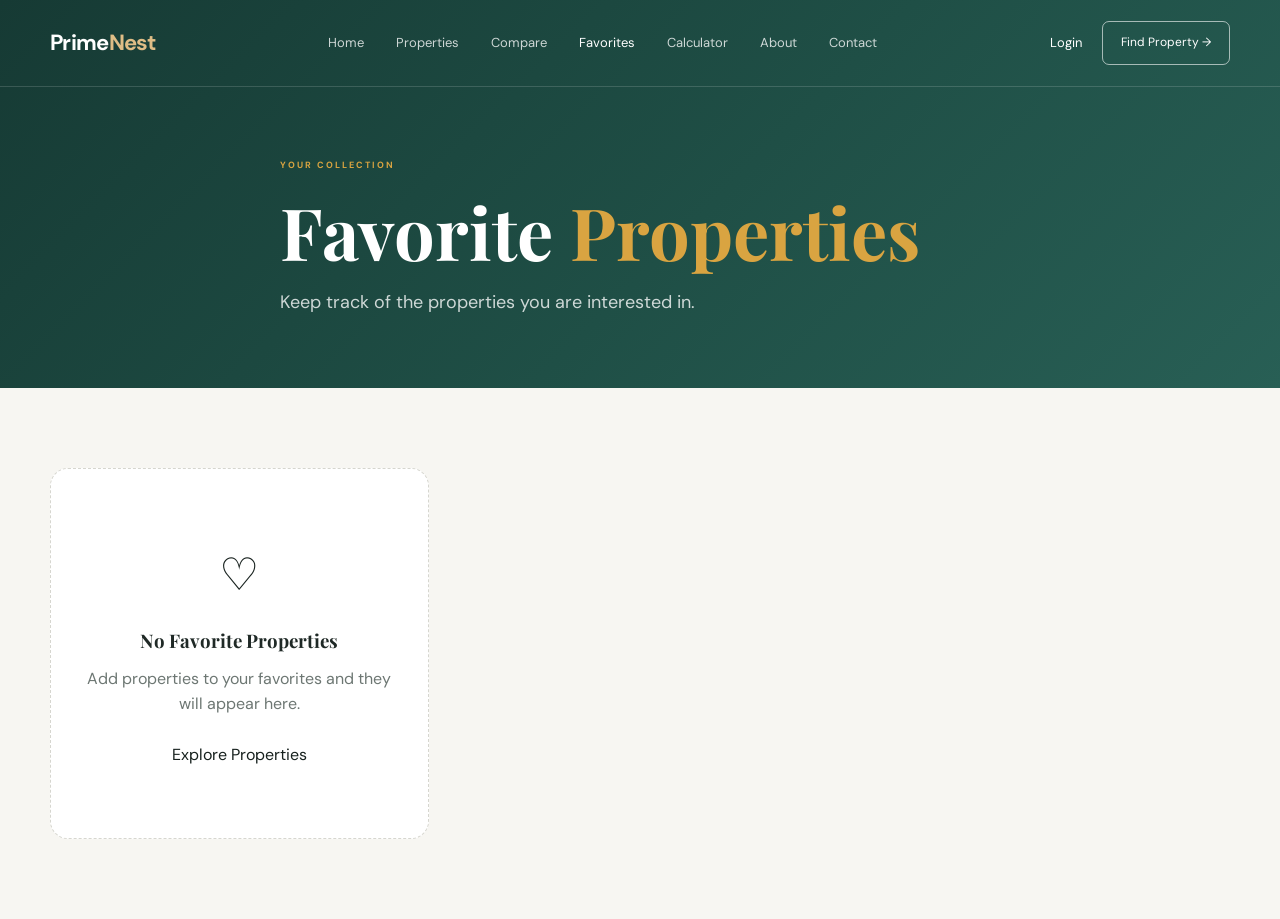
<file: frontend/pages/favourites.html>
<!DOCTYPE html>
<html lang="en">

<head>

    <meta charset="UTF-8">

    <meta name="viewport" content="width=device-width, initial-scale=1.0">

    <title>Favorite Properties | PrimeNest</title>

    <link rel="stylesheet" href="../css/style.css">

</head>


<body>


    <div id="navbar"></div>

    <main>

        <section class="listing-hero">

            <div class="container listing-hero-content">

                <span class="section-label">
                    YOUR COLLECTION
                </span>

                <h1>
                    Favorite <span>Properties</span>
                </h1>

                <p>
                    Keep track of the properties you are interested in.
                </p>

            </div>

        </section>


        <section class="listing-section">

            <div class="container">

                <div id="favoritesGrid" class="property-grid"></div>

            </div>

        </section>

    </main>


    <script src="../js/data.js"></script>
    <script src="../js/app.js"></script>
    <script src="../js/components.js"></script>


    <script>

        document.addEventListener("DOMContentLoaded", function () {

            const grid =
                document.getElementById("favoritesGrid");

            const favoriteIds =
                getFavorites();

            const favoriteProperties =
                properties.filter(property =>
                    favoriteIds.includes(property.id)
                );


            if (!favoriteProperties.length) {

                grid.innerHTML = `

            <div class="empty-state">

                <div class="empty-icon">
                    ♡
                </div>

                <h3>
                    No Favorite Properties
                </h3>

                <p>
                    Add properties to your favorites
                    and they will appear here.
                </p>

                <a
                    href="properties.html"
                    class="btn btn-primary"
                >
                    Explore Properties
                </a>

            </div>

        `;

                return;
            }


            grid.innerHTML =
                favoriteProperties
                    .map(property => propertyCard(property))
                    .join("");


            bindDynamicButtons();

        });

    </script>

</body>

</html>
</file>
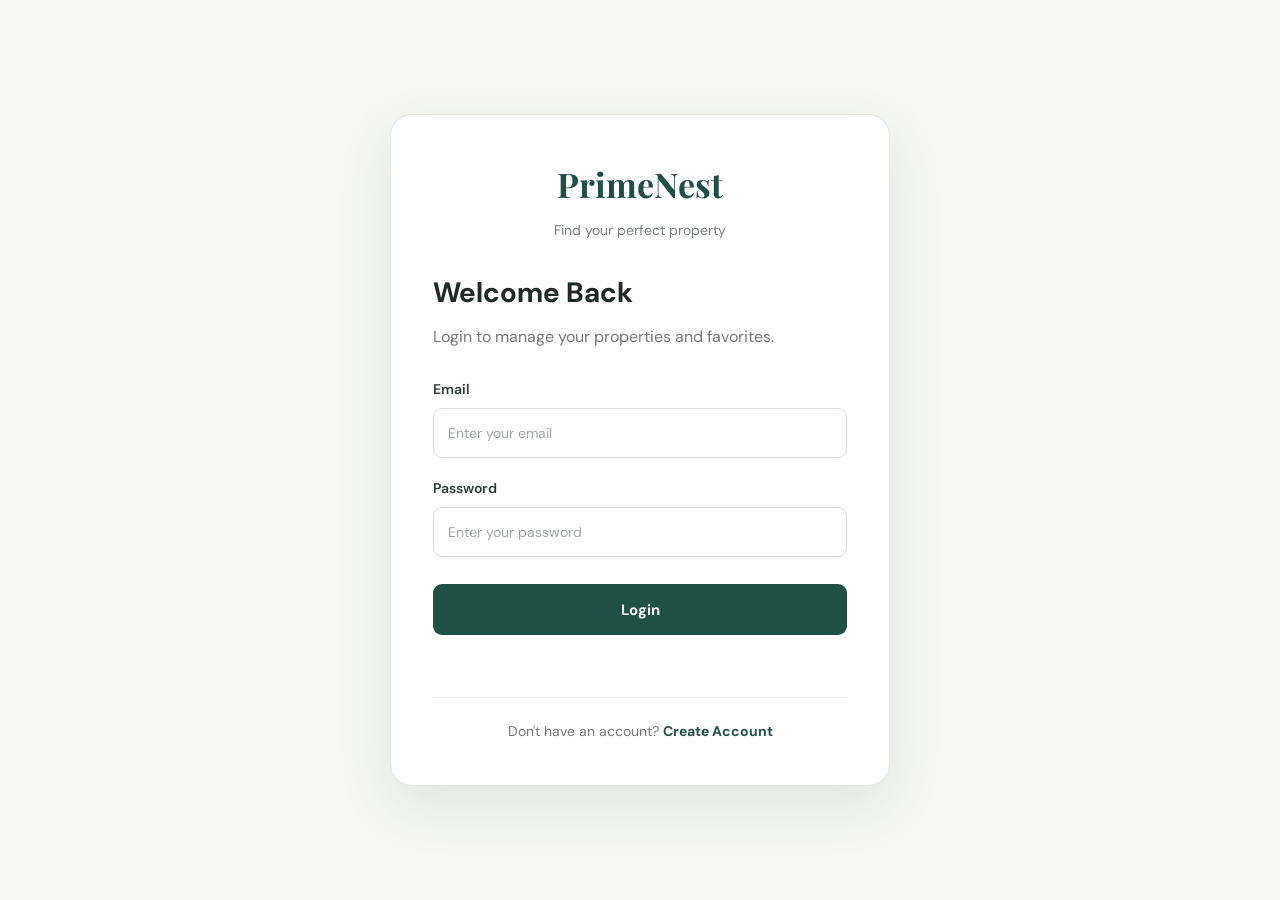
<file: frontend/pages/login.html>
<!DOCTYPE html>
<html lang="en">

<head>

    <meta charset="UTF-8">

    <meta name="viewport" content="width=device-width, initial-scale=1.0">

    <title>Login | PrimeNest</title>

    <link rel="stylesheet" href="../css/style.css">

</head>


<body>

    <div class="auth-page">

        <div class="auth-card">


            <div class="auth-logo">

                <h1>PrimeNest</h1>

                <p>
                    Find your perfect property
                </p>

            </div>


            <h2>Welcome Back</h2>

            <p class="auth-subtitle">

                Login to manage your properties
                and favorites.

            </p>


            <form id="loginForm">


                <!-- EMAIL -->

                <div class="auth-field">

                    <label for="loginEmail">
                        Email
                    </label>

                    <input type="email" id="loginEmail" placeholder="Enter your email" required>

                </div>


                <!-- PASSWORD -->

                <div class="auth-field">

                    <label for="loginPassword">
                        Password
                    </label>

                    <input type="password" id="loginPassword" placeholder="Enter your password" required>

                </div>


                <button type="submit" class="auth-btn">
                    Login
                </button>


                <p id="loginMessage" class="auth-message"></p>


            </form>


            <p class="auth-switch">

                Don't have an account?

                <a href="register.html">
                    Create Account
                </a>

            </p>


        </div>

    </div>


    <script src="../js/auth.js"></script>


   <script>

    redirectIfLoggedIn();


    const loginForm =
        document.getElementById("loginForm");


    loginForm.addEventListener("submit", function(event) {

        event.preventDefault();


        const email =
            document
                .getElementById("loginEmail")
                .value
                .trim();


        const password =
            document
                .getElementById("loginPassword")
                .value;


        const message =
            document.getElementById("loginMessage");


        const result =
            loginUser(email, password);


        if (result.success) {

            message.textContent =
                "Login successful! Redirecting...";

            message.className =
                "auth-message success";


            setTimeout(() => {

                redirectByRole(result.user.role);

            }, 700);


        } else {

            message.textContent =
                result.message;

            message.className =
                "auth-message error";

        }

    });

</script>

</body>

</html>
</file>
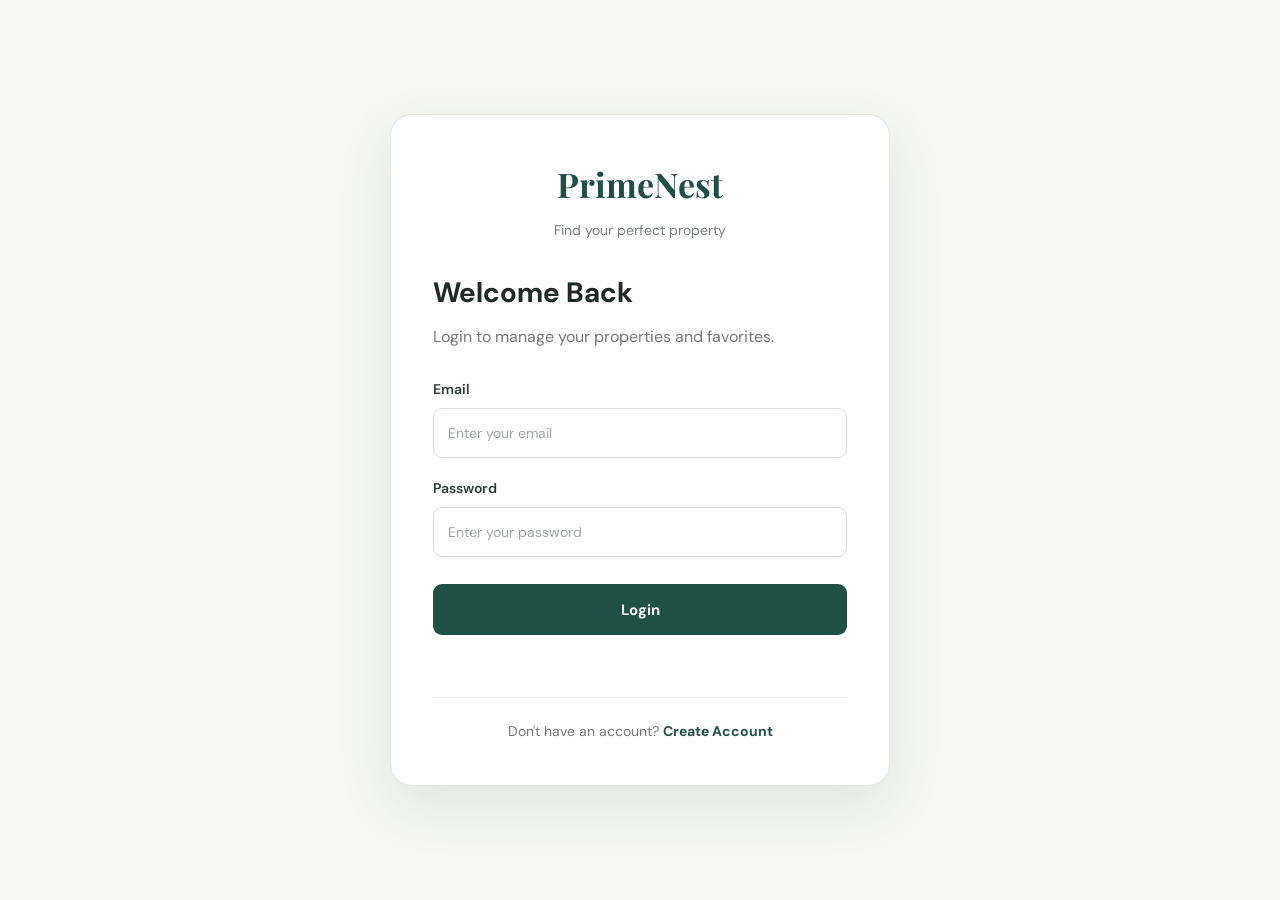
<file: frontend/pages/owner-dashboard.html>
<!DOCTYPE html>
<html lang="en">

<head>

    <meta charset="UTF-8">
    <meta name="viewport" content="width=device-width, initial-scale=1.0">

    <title>Owner Dashboard | PrimeNest</title>

    <link rel="stylesheet" href="../css/dashboard.css">

</head>

<body>

    <div class="dashboard">

        <!-- SIDEBAR -->
        <aside class="sidebar">

            <div class="sidebar-logo">
                <a href="index.html">
                    PrimeNest<span>X</span>
                </a>
            </div>

            <ul class="sidebar-menu">

                <li>
                    <a href="#" class="active">
                        <span class="menu-icon">📊</span>
                        Dashboard
                    </a>
                </li>

                <li>
                    <a href="#">
                        <span class="menu-icon">➕</span>
                        Add Property
                    </a>
                </li>

                <li>
                    <a href="#">
                        <span class="menu-icon">🏠</span>
                        My Properties
                    </a>
                </li>

                <li>
                    <a href="#">
                        <span class="menu-icon">✏</span>
                        Edit Properties
                    </a>
                </li>

                <li>
                    <a href="#">
                        <span class="menu-icon">✉</span>
                        Customer Enquiries
                    </a>
                </li>

                <li>
                    <a href="#">
                        <span class="menu-icon">🤝</span>
                        Dealer Requests
                    </a>
                </li>

                <li>
                    <a href="#">
                        <span class="menu-icon">📅</span>
                        Site Visits
                    </a>
                </li>

                <li>
                    <a href="#">
                        <span class="menu-icon">👤</span>
                        Profile
                    </a>
                </li>

            </ul>

            <div class="sidebar-bottom">

                <button type="button" onclick="logoutUser()">
                    Logout
                </button>

            </div>

        </aside>


        <!-- MAIN -->
        <main class="dashboard-main">

            <!-- TOPBAR -->
            <header class="dashboard-topbar">

                <div class="topbar-left">

                    <button class="dashboard-menu-toggle">
                        ☰
                    </button>

                    <div>

                        <h1>Owner Dashboard</h1>

                        <p>
                            Manage your properties and enquiries
                        </p>

                    </div>

                </div>


                <div class="topbar-right">

                    <button class="notification-btn">
                        🔔
                    </button>

                    <div class="user-profile">

                        <div class="user-avatar">
                            O
                        </div>

                        <div class="user-info">

                            <strong>Property Owner</strong>

                            <span>Seller / Landlord</span>

                        </div>

                    </div>

                </div>

            </header>


            <!-- CONTENT -->
            <section class="dashboard-content">

                <!-- WELCOME -->
                <div class="welcome-banner">

                    <div class="welcome-text">

                        <h2>Welcome, Property Owner 👋</h2>

                        <p>
                            List your properties and connect with
                            interested customers and dealers.
                        </p>

                    </div>

                    <div class="welcome-icon">
                        🏡
                    </div>

                </div>


                <!-- STATS -->
                <div class="stats-grid">

                    <div class="stat-card">

                        <div class="stat-top">

                            <span class="stat-label">
                                My Properties
                            </span>

                            <div class="stat-icon">
                                🏠
                            </div>

                        </div>

                        <h3>6</h3>

                        <span class="stat-change">
                            5 active listings
                        </span>

                    </div>


                    <div class="stat-card">

                        <div class="stat-top">

                            <span class="stat-label">
                                Enquiries
                            </span>

                            <div class="stat-icon">
                                ✉
                            </div>

                        </div>

                        <h3>18</h3>

                        <span class="stat-change">
                            Customer enquiries
                        </span>

                    </div>


                    <div class="stat-card">

                        <div class="stat-top">

                            <span class="stat-label">
                                Site Visits
                            </span>

                            <div class="stat-icon">
                                📅
                            </div>

                        </div>

                        <h3>7</h3>

                        <span class="stat-change">
                            Scheduled visits
                        </span>

                    </div>


                    <div class="stat-card">

                        <div class="stat-top">

                            <span class="stat-label">
                                Dealer Requests
                            </span>

                            <div class="stat-icon">
                                🤝
                            </div>

                        </div>

                        <h3>4</h3>

                        <span class="stat-change">
                            Pending requests
                        </span>

                    </div>

                </div>


                <!-- QUICK ACTIONS -->
                <div class="dashboard-section">

                    <div class="section-header">

                        <h2>Property Management</h2>

                    </div>


                    <div class="dashboard-card">

                        <div class="quick-actions">

                            <a href="#" class="quick-action">

                                <div class="quick-action-icon">
                                    ➕
                                </div>

                                <div>
                                    <strong>Add Property</strong>
                                    <span>
                                        List a new property
                                    </span>
                                </div>

                            </a>


                            <a href="#" class="quick-action">

                                <div class="quick-action-icon">
                                    🏠
                                </div>

                                <div>
                                    <strong>My Properties</strong>
                                    <span>
                                        Manage your listings
                                    </span>
                                </div>

                            </a>


                            <a href="#" class="quick-action">

                                <div class="quick-action-icon">
                                    ✉
                                </div>

                                <div>
                                    <strong>Customer Enquiries</strong>
                                    <span>
                                        View interested customers
                                    </span>
                                </div>

                            </a>


                            <a href="#" class="quick-action">

                                <div class="quick-action-icon">
                                    🤝
                                </div>

                                <div>
                                    <strong>Dealer Requests</strong>
                                    <span>
                                        Manage dealer connections
                                    </span>
                                </div>

                            </a>

                        </div>

                    </div>

                </div>


                <!-- PROPERTIES -->
                <div class="dashboard-section">

                    <div class="section-header">

                        <h2>My Properties</h2>

                        <a href="#">
                            View All →
                        </a>

                    </div>


                    <div class="dashboard-card">

                        <div class="property-mini">

                            <img src="../images/property-1.jpg" alt="Modern City Apartment">

                            <div class="property-mini-info">

                                <h4>
                                    Modern City Apartment
                                </h4>

                                <p>
                                    📍 Delhi · 3 Beds · 1450 sq.ft
                                </p>

                                <span class="property-mini-price">
                                    ₹85 Lakh
                                </span>

                            </div>

                            <span class="status active">
                                Active
                            </span>

                        </div>


                        <div class="property-mini">

                            <img src="../images/property-2.jpg" alt="Luxury Garden Villa">

                            <div class="property-mini-info">

                                <h4>
                                    Luxury Garden Villa
                                </h4>

                                <p>
                                    📍 Gurgaon · 4 Beds · 2800 sq.ft
                                </p>

                                <span class="property-mini-price">
                                    ₹1.65 Crore
                                </span>

                            </div>

                            <span class="status pending">
                                Pending
                            </span>

                        </div>

                    </div>

                </div>

            </section>

        </main>

    </div>

    <script src="../js/auth.js"></script>

    <script>

        document.addEventListener(
            "DOMContentLoaded",
            function () {

                const user =
                    requireRole("owner");

                if (!user) {
                    return;
                }

                console.log(
                    "Logged in owner:",
                    user.name
                );

            }
        );

    </script>

</body>

</html>
</file>
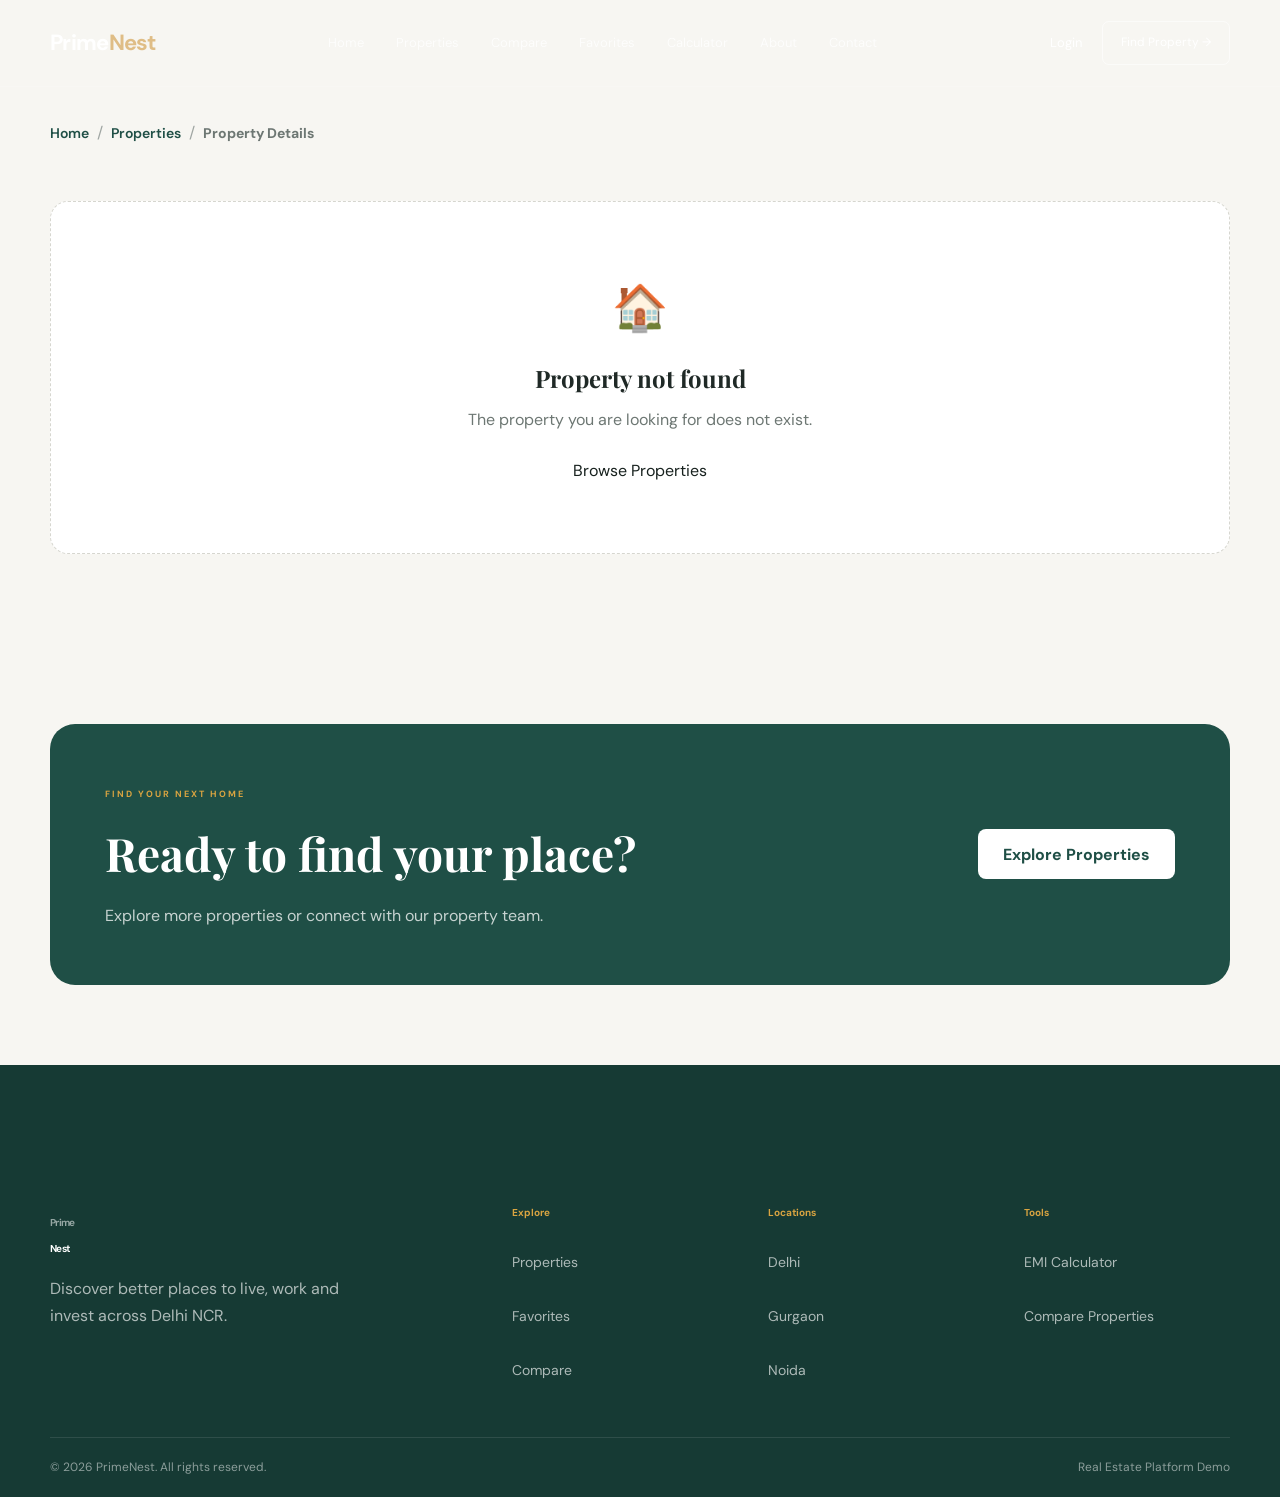
<file: frontend/pages/property.html>
<!DOCTYPE html>
<html lang="en">

<head>

    <meta charset="UTF-8">

    <meta name="viewport" content="width=device-width, initial-scale=1.0">

    <title>Property Details | PrimeNest</title>

    <link rel="preconnect" href="https://fonts.googleapis.com">

    <link
        href="https://fonts.googleapis.com/css2?family=DM+Sans:wght@400;500;600;700&family=Playfair+Display:wght@500;600;700&display=swap"
        rel="stylesheet">

    <link rel="stylesheet" href="../css/style.css">

</head>


<body>




    <div id="navbar"></div>

    <!-- ================= PROPERTY DETAIL ================= -->

    <main class="property-detail-page">


        <!-- Breadcrumb -->

        <section class="property-breadcrumb">

            <div class="container">

                <a href="index.html">
                    Home
                </a>

                <span> / </span>

                <a href="properties.html">
                    Properties
                </a>

                <span> / </span>

                <strong>
                    Property Details
                </strong>

            </div>

        </section>


        <!-- Property -->

        <section class="property-detail-section">

            <div class="container">

                <div id="propertyDetail" class="property-detail">

                    <!-- JavaScript will render property -->

                </div>

            </div>

        </section>


    </main>


    <!-- ================= CTA ================= -->

    <section class="cta-section">

        <div class="container">

            <div class="cta-box">

                <div>

                    <span class="section-label">
                        FIND YOUR NEXT HOME
                    </span>

                    <h2>
                        Ready to find your place?
                    </h2>

                    <p>
                        Explore more properties or connect
                        with our property team.
                    </p>

                </div>


                <a href="properties.html" class="btn btn-light">

                    Explore Properties

                </a>

            </div>

        </div>

    </section>


    <!-- ================= FOOTER ================= -->

    <footer class="footer">

        <div class="container">

            <div class="footer-grid">


                <div class="footer-brand">

                    <a href="index.html" class="logo">
                        <span>Prime</span>Nest
                    </a>

                    <p>
                        Discover better places to live,
                        work and invest across Delhi NCR.
                    </p>

                </div>


                <div class="footer-column">

                    <h4>
                        Explore
                    </h4>

                    <a href="properties.html">
                        Properties
                    </a>

                    <a href="favourites.html">
                        Favorites
                    </a>

                    <a href="compare.html">
                        Compare
                    </a>

                </div>


                <div class="footer-column">

                    <h4>
                        Locations
                    </h4>

                    <a href="properties.html?location=Delhi">
                        Delhi
                    </a>

                    <a href="properties.html?location=Gurgaon">
                        Gurgaon
                    </a>

                    <a href="properties.html?location=Noida">
                        Noida
                    </a>

                </div>


                <div class="footer-column">

                    <h4>
                        Tools
                    </h4>

                    <a href="calculator.html">
                        EMI Calculator
                    </a>

                    <a href="compare.html">
                        Compare Properties
                    </a>

                </div>

            </div>


            <div class="footer-bottom">

                <p>
                    © 2026 PrimeNest. All rights reserved.
                </p>

                <p>
                    Real Estate Platform Demo
                </p>

            </div>

        </div>

    </footer>


    <!-- ================= JAVASCRIPT ================= -->

    <script src="../js/data.js"></script>
    <script src="../js/app.js"></script>
    <script src="../js/components.js"></script>


    <script>

        document.addEventListener(
            "DOMContentLoaded",
            function () {


                const container =
                    document.getElementById(
                        "propertyDetail"
                    );


                const params =
                    new URLSearchParams(
                        window.location.search
                    );


                const id =
                    Number(
                        params.get("id")
                    );


                const property =
                    properties.find(function (item) {

                        return item.id === id;

                    });


                // Property not found

                if (!property) {

                    container.innerHTML = `

                        <div class="empty-state">

                            <div class="empty-icon">
                                🏠
                            </div>

                            <h2>
                                Property not found
                            </h2>

                            <p>
                                The property you are looking
                                for does not exist.
                            </p>

                            <a
                                href="properties.html"
                                class="btn btn-primary">

                                Browse Properties

                            </a>

                        </div>

                    `;

                    return;

                }


                // Property detail

                container.innerHTML = `

                    <div class="property-detail-grid">


                        <!-- IMAGE -->

                        <div class="property-detail-image">

                            <img
                                src="${property.image}"
                                alt="${property.title}">

                            <span class="property-detail-status">
                                ${property.status}
                            </span>

                        </div>


                        <!-- INFORMATION -->

                        <div class="property-detail-content">


                            <div class="property-detail-top">

                                <div>

                                    <span class="property-type">
                                        ${property.type}
                                    </span>

                                    <h1>
                                        ${property.title}
                                    </h1>

                                    <p class="property-location">
                                        📍 ${property.location}, India
                                    </p>

                                </div>


                                <button
                                    class="favorite-btn"
                                    data-favorite="${property.id}"
                                    type="button">

                                    ♡

                                </button>

                            </div>


                            <div class="property-detail-price">

                                ${property.priceText}

                            </div>


                            <!-- SPECS -->

                            <div class="property-specs">

                                <div>

                                    <strong>
                                        ${property.bedrooms}
                                    </strong>

                                    <span>
                                        Bedrooms
                                    </span>

                                </div>


                                <div>

                                    <strong>
                                        ${property.bathrooms}
                                    </strong>

                                    <span>
                                        Bathrooms
                                    </span>

                                </div>


                                <div>

                                    <strong>
                                        ${property.area}
                                    </strong>

                                    <span>
                                        Sq. Ft.
                                    </span>

                                </div>

                            </div>


                            <!-- DESCRIPTION -->

                            <div class="property-description">

                                <h3>
                                    About this property
                                </h3>

                                <p>
                                    ${property.description}
                                </p>

                            </div>


                            <!-- AMENITIES -->

                            <div class="property-amenities">

                                <h3>
                                    Amenities
                                </h3>

                                <div class="amenities-list">

                                    ${property.amenities
                        .map(function (amenity) {

                            return `
                                                <span>
                                                    ✓ ${amenity}
                                                </span>
                                            `;

                        })
                        .join("")}

                                </div>

                            </div>


                            <!-- ACTIONS -->

                            <div class="property-actions">

                                <button
                                    type="button"
                                    class="btn btn-primary contact-agent"
                                    data-property="${property.id}">

                                    Contact Agent

                                </button>


                                <button
                                    type="button"
                                    class="btn btn-outline"
                                    data-compare="${property.id}">

                                    Compare

                                </button>

                            </div>


                        </div>

                    </div>


                    <!-- LOCATION -->

                    <div class="property-location-section">

                        <div>

                            <span class="section-label">
                                LOCATION
                            </span>

                            <h2>
                                Property Location
                            </h2>

                            <p>
                                ${property.location}, India
                            </p>

                        </div>


                        <div class="property-map-placeholder">

                            <div class="map-pin">
                                📍
                            </div>

                            <strong>
                                ${property.location}
                            </strong>

                            <span>
                                PrimeNest Property Location
                            </span>

                        </div>

                    </div>

                `;


                // Favorite

                const favoriteButton =
                    document.querySelector(
                        "[data-favorite]"
                    );


                if (
                    favoriteButton &&
                    typeof isFavorite === "function" &&
                    isFavorite(property.id)
                ) {

                    favoriteButton.classList.add(
                        "active"
                    );

                    favoriteButton.textContent = "♥";

                }


                if (favoriteButton) {

                    favoriteButton.addEventListener(
                        "click",
                        function () {

                            if (
                                typeof toggleFavorite ===
                                "function"
                            ) {

                                toggleFavorite(
                                    property.id
                                );

                                if (
                                    isFavorite(
                                        property.id
                                    )
                                ) {

                                    this.textContent = "♥";

                                    this.classList.add(
                                        "active"
                                    );

                                } else {

                                    this.textContent = "♡";

                                    this.classList.remove(
                                        "active"
                                    );

                                }

                            }

                        }
                    );

                }


                // Compare

                const compareButton =
                    document.querySelector(
                        "[data-compare]"
                    );


                if (compareButton) {

                    compareButton.addEventListener(
                        "click",
                        function () {

                            if (
                                typeof addCompare ===
                                "function"
                            ) {

                                addCompare(
                                    property.id
                                );

                            }

                        }
                    );

                }


                // Contact Agent

                const contactButton =
                    document.querySelector(
                        ".contact-agent"
                    );


                if (contactButton) {

                    contactButton.addEventListener(
                        "click",
                        function () {

                            if (
                                typeof showToast ===
                                "function"
                            ) {

                                showToast(
                                    "Agent enquiry feature will be connected in the backend phase."
                                );

                            } else {

                                alert(
                                    "Agent enquiry feature coming soon."
                                );

                            }

                        }
                    );

                }

            }

        );

    </script>


</body>

</html>
</file>
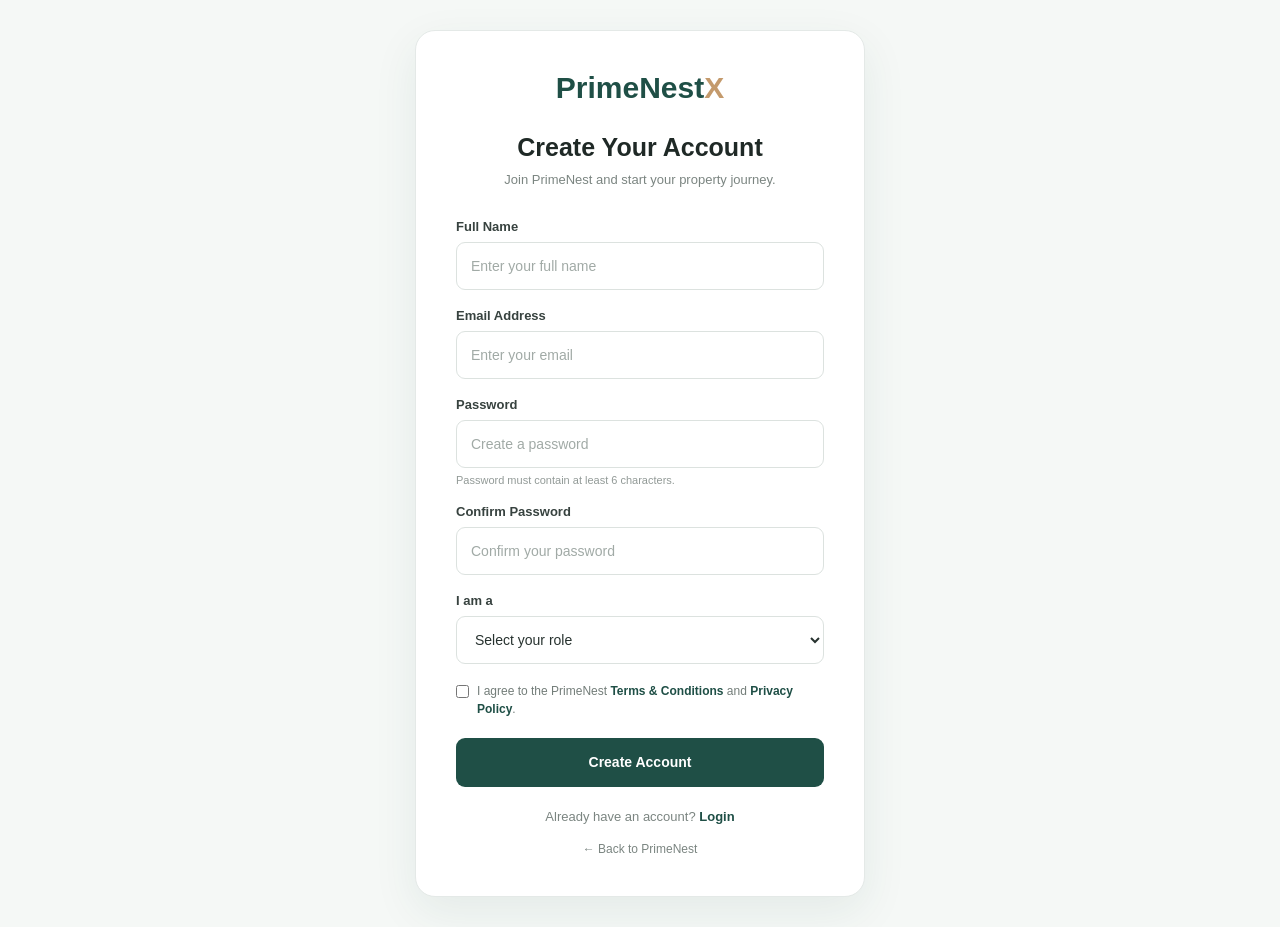
<file: frontend/pages/register.html>
<!DOCTYPE html>
<html lang="en">

<head>

    <meta charset="UTF-8">

    <meta name="viewport"
          content="width=device-width, initial-scale=1.0">

    <title>Register | PrimeNest</title>

    <link rel="stylesheet"
          href="../css/auth.css">

</head>

<body class="auth-body">

    <main class="auth-page">

        <div class="auth-card">

            <!-- LOGO -->

            <div class="auth-logo">

                <a href="index.html">
                    PrimeNest<span>X</span>
                </a>

            </div>


            <!-- HEADING -->

            <div class="auth-heading">

                <h1>Create Your Account</h1>

                <p>
                    Join PrimeNest and start your property journey.
                </p>

            </div>


            <!-- MESSAGE -->

            <div id="registerMessage"
                 class="auth-message">
            </div>


            <!-- FORM -->

            <form id="registerForm"
                  class="auth-form">

                <!-- NAME -->

                <div class="auth-field">

                    <label for="name">
                        Full Name
                    </label>

                    <input
                        type="text"
                        id="name"
                        name="name"
                        placeholder="Enter your full name"
                        required
                    >

                </div>


                <!-- EMAIL -->

                <div class="auth-field">

                    <label for="email">
                        Email Address
                    </label>

                    <input
                        type="email"
                        id="email"
                        name="email"
                        placeholder="Enter your email"
                        required
                    >

                </div>


                <!-- PASSWORD -->

                <div class="auth-field">

                    <label for="password">
                        Password
                    </label>

                    <input
                        type="password"
                        id="password"
                        name="password"
                        placeholder="Create a password"
                        required
                    >

                    <span class="password-hint">
                        Password must contain at least 6 characters.
                    </span>

                </div>


                <!-- CONFIRM PASSWORD -->

                <div class="auth-field">

                    <label for="confirmPassword">
                        Confirm Password
                    </label>

                    <input
                        type="password"
                        id="confirmPassword"
                        name="confirmPassword"
                        placeholder="Confirm your password"
                        required
                    >

                </div>


                <!-- ROLE -->

                <div class="auth-field">

                    <label for="role">
                        I am a
                    </label>

                    <select id="role"
                            name="role"
                            required>

                        <option value="">
                            Select your role
                        </option>

                        <option value="customer">
                            Customer / Buyer
                        </option>

                        <option value="owner">
                            Property Owner / Seller
                        </option>

                        <option value="dealer">
                            Property Dealer / Agent
                        </option>

                    </select>

                </div>


                <!-- TERMS -->

                <div class="auth-terms">

                    <input
                        type="checkbox"
                        id="terms"
                        required
                    >

                    <label for="terms">
                        I agree to the PrimeNest
                        <a href="#">Terms & Conditions</a>
                        and
                        <a href="#">Privacy Policy</a>.
                    </label>

                </div>


                <!-- SUBMIT -->

                <button
                    type="submit"
                    class="auth-btn">

                    Create Account

                </button>

            </form>


            <!-- LOGIN LINK -->

            <div class="auth-switch">

                Already have an account?

                <a href="login.html">
                    Login
                </a>

            </div>


            <!-- HOME -->

            <a href="index.html"
               class="auth-back">

                ← Back to PrimeNest

            </a>

        </div>

    </main>


    <script src="../js/auth.js"></script>

</body>

</html>
</file>
<file: frontend/css/style.css>
@import url('https://fonts.googleapis.com/css2?family=DM+Sans:wght@400;500;600;700&family=Playfair+Display:wght@500;600&display=swap');


/* =========================
   VARIABLES
========================= */

:root {

    --primary: #173f37;
    --primary-dark: #0e2c27;

    --accent: #c99b58;
    --accent-light: #dfbd86;

    --background: #f7f5ef;
    --white: #ffffff;

    --text: #17211e;
    --muted: #707b76;

    --border: #e4e7e3;

    --shadow:
        0 20px 60px rgba(20, 40, 34, 0.10);

}


/* =========================
   RESET
========================= */

* {
    margin: 0;
    padding: 0;
    box-sizing: border-box;
}


html {
    scroll-behavior: smooth;
}


body {

    font-family: "DM Sans", sans-serif;

    color: var(--text);

    background: var(--white);

    line-height: 1.6;

}


img {
    width: 100%;
    display: block;
    object-fit: cover;
}


a {
    text-decoration: none;
    color: inherit;
}


button,
input,
select {
    font-family: inherit;
}


button {
    cursor: pointer;
}


.container {

    width: min(1180px, calc(100% - 40px));

    margin: auto;

}


/* =========================
   NAVBAR
========================= */

.navbar {

    position: absolute;

    top: 0;
    left: 0;

    width: 100%;

    z-index: 50;

    color: white;

    border-bottom:
        1px solid rgba(255,255,255,.15);

}


.nav-container {

    height: 86px;

    display: flex;

    align-items: center;

    justify-content: space-between;

}


.logo {

    font-size: 22px;

    font-weight: 700;

    letter-spacing: -0.7px;

}


.logo span {

    color: var(--accent-light);

}


.nav-menu {

    display: flex;

    align-items: center;

    gap: 32px;

    font-size: 13px;

}


.nav-menu a {

    opacity: .78;

    transition: .2s;

}


.nav-menu a:hover,
.nav-menu a.active {

    opacity: 1;

}


.nav-actions {

    display: flex;

    align-items: center;

    gap: 20px;

}


.login-link {

    font-size: 13px;

}


.nav-btn {

    padding: 11px 18px;

    border: 1px solid
        rgba(255,255,255,.6);

    border-radius: 7px;

    font-size: 12px;

}


/* =========================
   HERO
========================= */

.hero {

    min-height: 720px;

    position: relative;

    color: white;

    background:

        linear-gradient(
            90deg,
            rgba(8,31,27,.93),
            rgba(8,31,27,.65),
            rgba(8,31,27,.30)
        ),

        url("../images/property-2.jpg")
        center / cover;

}


.hero-container {

    min-height: 720px;

    display: flex;

    align-items: center;

    justify-content: space-between;

    gap: 70px;

    padding-top: 80px;

}


.hero-content {

    max-width: 570px;

}


.hero-label {

    display: inline-block;

    font-size: 10px;

    letter-spacing: 2.5px;

    font-weight: 700;

    color: var(--accent-light);

    margin-bottom: 22px;

}


.hero h1 {

    font-family:
        "Playfair Display",
        serif;

    font-size: clamp(58px, 7vw, 88px);

    font-weight: 500;

    line-height: .98;

    letter-spacing: -4px;

}


.hero h1 span {

    color: var(--accent-light);

    font-style: italic;

}


.hero-content > p {

    max-width: 520px;

    margin: 25px 0 30px;

    color: rgba(255,255,255,.72);

    font-size: 16px;

}


.hero-buttons {

    display: flex;

    gap: 12px;

}


.primary-btn,
.outline-btn {

    display: inline-flex;

    align-items: center;

    justify-content: center;

    gap: 12px;

    padding: 14px 21px;

    border-radius: 7px;

    font-size: 12px;

    font-weight: 700;

    transition: .25s;

}


.primary-btn {

    background: var(--accent);

    color: #17211e;

}


.primary-btn:hover {

    transform: translateY(-3px);

    box-shadow:
        0 12px 30px
        rgba(201,155,88,.25);

}


.primary-btn.dark {

    background: var(--primary);

    color: white;

}


.outline-btn {

    border:
        1px solid
        rgba(255,255,255,.45);

    color: white;

}


.outline-btn:hover {

    background: white;

    color: var(--primary);

}


.hero-trust {

    display: flex;

    align-items: center;

    gap: 13px;

    margin-top: 40px;

}


.trust-avatars {

    display: flex;

}


.trust-avatars span {

    width: 31px;

    height: 31px;

    border-radius: 50%;

    background: var(--accent);

    color: var(--primary);

    display: grid;

    place-items: center;

    border: 2px solid var(--primary);

    margin-left: -7px;

    font-size: 9px;

    font-weight: 700;

}


.trust-avatars span:first-child {

    margin-left: 0;

}


.hero-trust strong,
.hero-trust small {

    display: block;

}


.hero-trust strong {

    font-size: 11px;

}


.hero-trust small {

    font-size: 10px;

    color: rgba(255,255,255,.55);

}


/* =========================
   SEARCH CARD
========================= */

.hero-search-card {

    width: 500px;

    padding: 25px;

    background: white;

    color: var(--text);

    border-radius: 18px;

    box-shadow:
        0 30px 70px
        rgba(0,0,0,.22);

}


.search-tabs {

    display: flex;

    gap: 28px;

    border-bottom: 1px solid var(--border);

    margin-bottom: 20px;

}


.search-tabs button {

    background: none;

    border: none;

    color: var(--muted);

    padding-bottom: 13px;

    font-size: 12px;

    position: relative;

}


.search-tabs button.active {

    color: var(--primary);

    font-weight: 700;

}


.search-tabs button.active::after {

    content: "";

    position: absolute;

    bottom: -1px;

    left: 0;

    right: 0;

    height: 2px;

    background: var(--accent);

}


.search-fields {

    display: grid;

    grid-template-columns: 1fr 1fr;

    gap: 14px;

}


.search-field label {

    display: block;

    font-size: 9px;

    text-transform: uppercase;

    letter-spacing: 1px;

    font-weight: 700;

    color: var(--muted);

}


.field-box {

    height: 48px;

    border: 1px solid var(--border);

    border-radius: 7px;

    margin-top: 6px;

    display: flex;

    align-items: center;

    padding: 0 11px;

    gap: 8px;

}


.field-box > span {

    color: var(--accent);

    font-weight: 700;

}


.field-box input,
.field-box select {

    width: 100%;

    border: none;

    outline: none;

    background: transparent;

    color: var(--text);

    font-size: 11px;

}


.search-button {

    grid-column: 1 / -1;

    height: 49px;

    border: none;

    border-radius: 7px;

    background: var(--primary);

    color: white;

    font-size: 12px;

    font-weight: 700;

}


.search-button:hover {

    background: var(--primary-dark);

}


.popular-search {

    display: flex;

    align-items: center;

    gap: 8px;

    margin-top: 16px;

    font-size: 9px;

    color: var(--muted);

}


.popular-search a {

    padding: 5px 9px;

    border-radius: 20px;

    background: #eef2ef;

    color: var(--primary);

}


/* =========================
   STATS
========================= */

.stats-section {

    background: var(--primary);

    color: white;

}


.stats-grid {

    display: grid;

    grid-template-columns:
        repeat(4, 1fr);

}


.stat-item {

    padding: 28px 20px;

    border-right:
        1px solid
        rgba(255,255,255,.10);

}


.stat-item:last-child {

    border-right: none;

}


.stat-item strong {

    display: block;

    font-family:
        "Playfair Display";

    font-size: 30px;

    font-weight: 500;

}


.stat-item span {

    font-size: 9px;

    color: rgba(255,255,255,.55);

    text-transform: uppercase;

    letter-spacing: 1px;

}


/* =========================
   SECTIONS
========================= */

.section {

    padding: 100px 0;

}


.categories-section,
.testimonials-section {

    background: var(--background);

}


.section-heading {

    display: flex;

    justify-content: space-between;

    align-items: end;

    gap: 30px;

    margin-bottom: 40px;

}


.section-heading.center {

    justify-content: center;

    text-align: center;

}


.section-label {

    color: var(--accent);

    font-size: 9px;

    letter-spacing: 2px;

    font-weight: 700;

}


.section-heading h2,
.about-content h2,
.map-content h2 {

    font-family:
        "Playfair Display";

    font-size: 44px;

    line-height: 1.1;

    font-weight: 500;

    margin-top: 8px;

}


.section-heading p,
.about-content > p,
.map-content > p {

    color: var(--muted);

    font-size: 13px;

    margin-top: 10px;

}


.view-link {

    font-size: 11px;

    font-weight: 700;

    color: var(--primary);

}


/* =========================
   LOCATIONS
========================= */

.location-grid {

    display: grid;

    grid-template-columns:
        1.4fr 1fr 1fr;

    gap: 15px;

}


.location-card {

    height: 310px;

    position: relative;

    overflow: hidden;

    border-radius: 17px;

    color: white;

}


.location-card.large {

    height: 635px;

    grid-row: span 2;

}


.location-card img {

    height: 100%;

    transition: .5s;

}


.location-card:hover img {

    transform: scale(1.05);

}


.location-card::after {

    content: "";

    position: absolute;

    inset: 0;

    background:
        linear-gradient(
            0deg,
            rgba(5,25,21,.9),
            transparent 65%
        );

}


.location-overlay {

    position: absolute;

    z-index: 2;

    bottom: 24px;

    left: 24px;

}


.location-overlay span {

    color: var(--accent-light);

    font-size: 10px;

}


.location-overlay h3 {

    font-family:
        "Playfair Display";

    font-size: 29px;

    font-weight: 500;

}


.location-overlay p {

    font-size: 10px;

    color: rgba(255,255,255,.65);

}


/* =========================
   CATEGORIES
========================= */

.category-grid {

    display: grid;

    grid-template-columns:
        repeat(4, 1fr);

    gap: 15px;

}


.category-card {

    position: relative;

    padding: 28px;

    background: white;

    border: 1px solid var(--border);

    border-radius: 15px;

    transition: .25s;

}


.category-card:hover {

    transform: translateY(-6px);

    box-shadow: var(--shadow);

}


.category-icon {

    width: 45px;

    height: 45px;

    border-radius: 11px;

    background: #eaf1ee;

    color: var(--primary);

    display: grid;

    place-items: center;

    font-size: 20px;

    margin-bottom: 24px;

}


.category-card h3 {

    font-size: 16px;

}


.category-card p {

    color: var(--muted);

    font-size: 10px;

    margin-top: 4px;

}


.category-card > span {

    display: block;

    margin-top: 22px;

    color: var(--primary);

    font-size: 10px;

    font-weight: 700;

}


/* =========================
   PROPERTY CARDS
========================= */

.property-grid {

    display: grid;

    grid-template-columns:
        repeat(3, 1fr);

    gap: 22px;

}


.property-card {

    overflow: hidden;

    border: 1px solid var(--border);

    border-radius: 16px;

    background: white;

    transition: .3s;

}


.property-card:hover {

    transform: translateY(-6px);

    box-shadow: var(--shadow);

}

.property-image {
    height: 260px !important;
}

.property-image img {
    width: 100%;
    height: 260px !important;
    object-fit: cover !important;
}


/* .property-image {

    height: 240px !important;

    position: relative;

    overflow: hidden;

}


.property-image img {

    height: 100%;

    transition: .5s;

} */


.property-card:hover .property-image img {

    transform: scale(1.05);

}


.property-tag {

    position: absolute;

    top: 14px;

    left: 14px;

    background: white;

    color: var(--primary);

    padding: 6px 9px;

    border-radius: 5px;

    font-size: 9px;

    font-weight: 700;

}


.property-info {

    padding: 19px;

}


.property-type {

    color: var(--accent);

    font-size: 9px;

    text-transform: uppercase;

    letter-spacing: 1px;

    font-weight: 700;

}


.property-info h3 {

    font-family:
        "Playfair Display";

    font-size: 21px;

    font-weight: 500;

    margin: 6px 0;

}


.property-location {

    color: var(--muted);

    font-size: 10px;

}


.property-details {

    display: flex;

    gap: 15px;

    border-top: 1px solid var(--border);

    border-bottom: 1px solid var(--border);

    padding: 12px 0;

    margin-top: 15px;

    font-size: 9px;

    color: var(--muted);

}


.property-bottom {

    display: flex;

    justify-content: space-between;

    align-items: end;

    margin-top: 15px;

}


.property-bottom strong {

    font-size: 16px;

}


.property-bottom a {

    padding: 8px 11px;

    background: #eaf1ee;

    color: var(--primary);

    border-radius: 6px;

    font-size: 9px;

    font-weight: 700;

}


/* =========================
   ABOUT
========================= */

.about-section {

    background: white;

}


.about-grid {

    display: grid;

    grid-template-columns:
        1fr 1fr;

    gap: 90px;

    align-items: center;

}


.about-image {

    height: 510px;

    position: relative;

    padding-right: 45px;

    padding-bottom: 40px;

}


.about-image img {

    height: 100%;

    border-radius: 18px;

}


.experience-card {

    position: absolute;

    right: 0;

    bottom: 0;

    background: white;

    padding: 20px;

    border-radius: 12px;

    box-shadow: var(--shadow);

    width: 170px;

}


.experience-card strong {

    display: block;

    font-family:
        "Playfair Display";

    font-size: 30px;

}


.experience-card span {

    display: block;

    font-size: 9px;

    color: var(--muted);

}


.about-content h2 span {

    color: var(--accent);

    font-style: italic;

}


.about-content > p {

    max-width: 500px;

    margin: 20px 0 25px;

}


.feature-item {

    display: flex;

    gap: 12px;

    margin: 17px 0;

}


.feature-item > span {

    width: 26px;

    height: 26px;

    border-radius: 50%;

    background: #eaf1ee;

    color: var(--primary);

    display: grid;

    place-items: center;

    font-size: 11px;

}


.feature-item strong {

    font-size: 12px;

}


.feature-item p {

    color: var(--muted);

    font-size: 10px;

}


/* =========================
   HOW IT WORKS
========================= */

.how-section {

    background: var(--primary);

    color: white;

}


.section-heading.dark h2 {

    color: white;

}


.section-heading.dark p {

    color: rgba(255,255,255,.55);

}


.steps-grid {

    display: grid;

    grid-template-columns:
        repeat(4, 1fr);

}


.step-card {

    padding: 30px;

    border:
        1px solid
        rgba(255,255,255,.10);

    min-height: 250px;

}


.step-number {

    color: var(--accent-light);

    font-size: 10px;

}


.step-icon {

    color: var(--accent-light);

    font-size: 28px;

    margin: 35px 0 15px;

}


.step-card h3 {

    font-family:
        "Playfair Display";

    font-size: 22px;

    font-weight: 500;

}


.step-card p {

    font-size: 10px;

    color: rgba(255,255,255,.55);

    margin-top: 7px;

}


/* =========================
   MAP
========================= */

.map-section {

    display: grid;

    grid-template-columns:
        .85fr 1.15fr;

    gap: 70px;

    align-items: center;

}


.map-location-list {

    margin: 30px 0;

}


.map-location-list > div {

    display: flex;

    gap: 12px;

    align-items: center;

    padding: 13px 0;

    border-bottom:
        1px solid var(--border);

}


.map-location-list > div > span {

    width: 35px;

    height: 35px;

    border-radius: 50%;

    background: #eaf1ee;

    color: var(--primary);

    display: grid;

    place-items: center;

}


.map-location-list strong,
.map-location-list small {

    display: block;

}


.map-location-list strong {

    font-size: 12px;

}


.map-location-list small {

    font-size: 9px;

    color: var(--muted);

}


.map-box {

    height: 430px;

    border-radius: 20px;

    position: relative;

    overflow: hidden;

    background: #e9efea;

}


.map-pattern {

    position: absolute;

    inset: 0;

    background-image:

        linear-gradient(
            rgba(23,63,55,.08) 1px,
            transparent 1px
        ),

        linear-gradient(
            90deg,
            rgba(23,63,55,.08) 1px,
            transparent 1px
        );

    background-size: 45px 45px;

}


.map-road {

    position: absolute;

    height: 17px;

    background: white;

    width: 120%;

}


.road-1 {

    top: 35%;

    left: -10%;

    transform: rotate(25deg);

}


.road-2 {

    top: 60%;

    left: -10%;

    transform: rotate(-30deg);

}


.road-3 {

    top: 75%;

    left: 20%;

    transform: rotate(10deg);

}


.map-pin {

    position: absolute;

    width: 38px;

    height: 38px;

    border-radius: 50% 50% 50% 0;

    transform: rotate(-45deg);

    background: var(--primary);

    color: white;

    display: grid;

    place-items: center;

}


.pin-1 {

    top: 30%;
    left: 42%;

}


.pin-2 {

    top: 57%;
    left: 65%;

}


.pin-3 {

    top: 65%;
    left: 27%;

}


.map-label {

    position: absolute;

    background: white;

    padding: 5px 9px;

    border-radius: 5px;

    font-size: 9px;

    font-weight: 700;

    box-shadow: 0 5px 15px rgba(0,0,0,.08);

}


.delhi {

    top: 23%;
    left: 46%;

}


.gurgaon {

    top: 64%;
    left: 70%;

}


.noida {

    top: 72%;
    left: 20%;

}


.map-message {

    position: absolute;

    bottom: 15px;

    left: 15px;

    background: rgba(255,255,255,.92);

    padding: 7px 10px;

    border-radius: 5px;

    font-size: 9px;

    color: var(--muted);

}


/* =========================
   TESTIMONIALS
========================= */

.testimonial-grid {

    display: grid;

    grid-template-columns:
        repeat(3, 1fr);

    gap: 18px;

}


.testimonial {

    background: white;

    border: 1px solid var(--border);

    border-radius: 15px;

    padding: 28px;

}


.stars {

    color: var(--accent);

    letter-spacing: 3px;

    font-size: 10px;

}


.testimonial > p {

    font-family:
        "Playfair Display";

    font-size: 17px;

    line-height: 1.5;

    margin: 18px 0 25px;

}


.person {

    display: flex;

    align-items: center;

    gap: 10px;

}


.person > span {

    width: 36px;

    height: 36px;

    border-radius: 50%;

    background: #eaf1ee;

    color: var(--primary);

    display: grid;

    place-items: center;

    font-size: 9px;

    font-weight: 700;

}


.person strong,
.person small {

    display: block;

}


.person strong {

    font-size: 10px;

}


.person small {

    font-size: 9px;

    color: var(--muted);

}


/* =========================
   CTA
========================= */

.cta-section {

    padding: 80px 0;

    background: var(--background);

}


.cta {

    padding: 55px 60px;

    background: var(--primary);

    color: white;

    border-radius: 20px;

    display: flex;

    align-items: center;

    justify-content: space-between;

    gap: 30px;

}


.cta h2 {

    font-family:
        "Playfair Display";

    font-size: 42px;

    font-weight: 500;

}


.cta p {

    font-size: 11px;

    color: rgba(255,255,255,.55);

    margin-top: 7px;

}


.outline-white-btn {

    border:
        1px solid
        rgba(255,255,255,.5);

    padding: 13px 20px;

    border-radius: 7px;

    color: white;

    font-size: 11px;

    font-weight: 700;

}


/* =========================
   FOOTER
========================= */

footer {

    background: #0d2823;

    color: white;

    padding-top: 70px;

}


.footer-grid {

    display: grid;

    grid-template-columns:
        1.5fr 1fr 1fr 1.2fr;

    gap: 50px;

    padding-bottom: 55px;

}


.footer-about p {

    max-width: 300px;

    color: rgba(255,255,255,.45);

    font-size: 10px;

    margin-top: 15px;

}


.footer-grid h4 {

    color: var(--accent-light);

    font-size: 10px;

    margin-bottom: 18px;

}


.footer-grid a,
.footer-grid span {

    display: block;

    color: rgba(255,255,255,.55);

    font-size: 10px;

    margin: 10px 0;

}


.footer-bottom {

    border-top:
        1px solid
        rgba(255,255,255,.08);

    padding: 20px 0;

    display: flex;

    justify-content: space-between;

    color: rgba(255,255,255,.32);

    font-size: 9px;

}


/* =========================
   RESPONSIVE
========================= */

@media (max-width: 950px) {

    .nav-menu {

        display: none;

    }


    .hero-container {

        flex-direction: column;

        padding-top: 130px;

        padding-bottom: 70px;

    }


    .hero {

        min-height: auto;

    }


    .hero-search-card {

        width: 100%;

        max-width: 600px;

    }


    .location-grid {

        grid-template-columns: 1fr 1fr;

    }


    .location-card.large {

        grid-column: 1 / -1;

        grid-row: auto;

        height: 400px;

    }


    .category-grid,
    .property-grid {

        grid-template-columns:
            1fr 1fr;

    }


    .about-grid,
    .map-section {

        grid-template-columns: 1fr;

        gap: 50px;

    }


    .steps-grid {

        grid-template-columns:
            1fr 1fr;

    }


    .testimonial-grid {

        grid-template-columns:
            1fr 1fr;

    }


    .footer-grid {

        grid-template-columns:
            1fr 1fr;

    }

}


@media (max-width: 600px) {

    .container {

        width:
            calc(100% - 28px);

    }


    .nav-actions {

        display: none;

    }


    .hero h1 {

        font-size: 53px;

        letter-spacing: -2px;

    }


    .hero-container {

        padding-top: 120px;

    }


    .hero-buttons {

        flex-direction: column;

    }


    .hero-buttons a {

        width: 100%;

    }


    .search-fields {

        grid-template-columns: 1fr;

    }


    .search-button {

        grid-column: auto;

    }


    .stats-grid {

        grid-template-columns:
            1fr 1fr;

    }


    .stat-item {

        padding: 20px 12px;

    }


    .section {

        padding: 70px 0;

    }


    .section-heading {

        display: block;

    }


    .section-heading h2,
    .about-content h2,
    .map-content h2 {

        font-size: 35px;

    }


    .location-grid {

        grid-template-columns: 1fr;

    }


    .location-card.large {

        height: 300px;

    }


    .location-card {

        height: 230px;

    }


    .category-grid,
    .property-grid,
    .steps-grid,
    .testimonial-grid {

        grid-template-columns:
            1fr;

    }


    .about-image {

        height: 350px;

        padding-right: 20px;

    }


    .map-box {

        height: 330px;

    }


    .cta {

        padding: 35px 25px;

        display: block;

    }


    .cta h2 {

        font-size: 32px;

    }


    .cta .outline-white-btn {

        display: inline-block;

        margin-top: 22px;

    }


    .footer-grid {

        grid-template-columns:
            1fr 1fr;

    }


    .footer-about {

        grid-column: 1 / -1;

    }


    .footer-bottom {

        display: block;

    }

}



/* =========================================================
   PROPERTIES LISTING PAGE
   ========================================================= */

.listing-hero {
    padding: 150px 0 70px;
    background:
        linear-gradient(
            135deg,
            #163a34 0%,
            #1f4f46 55%,
            #285f55 100%
        );
    color: #ffffff;
}

.listing-hero-content {
    max-width: 720px;
}

.listing-hero .section-label {
    color: #d9a441;
}

.listing-hero h1 {
    margin: 18px 0;
    font-family: "Playfair Display", serif;
    font-size: clamp(42px, 6vw, 72px);
    line-height: 1.05;
}

.listing-hero h1 span {
    color: #d9a441;
}

.listing-hero p {
    max-width: 600px;
    margin: 0;
    color: rgba(255, 255, 255, 0.78);
    font-size: 18px;
    line-height: 1.7;
}


/* =========================================================
   LISTING SECTION
   ========================================================= */

.listing-section {
    padding: 80px 0;
    background: #f7f6f2;
}

.listing-layout {
    display: grid;
    grid-template-columns: 280px minmax(0, 1fr);
    gap: 40px;
    align-items: start;
}


/* =========================================================
   FILTER SIDEBAR
   ========================================================= */

.filter-sidebar {
    position: sticky;
    top: 100px;
    padding: 28px;
    background: #ffffff;
    border: 1px solid #e5e5df;
    border-radius: 20px;
    box-shadow: 0 12px 35px rgba(31, 79, 70, 0.08);
}

.filter-header {
    display: flex;
    justify-content: space-between;
    align-items: center;
    gap: 15px;
    margin-bottom: 28px;
}

.filter-header h3 {
    margin: 0;
    color: #1f2926;
    font-size: 20px;
}

.clear-filter {
    padding: 0;
    border: none;
    background: none;
    color: #1f4f46;
    font-family: inherit;
    font-size: 13px;
    font-weight: 700;
    cursor: pointer;
}

.clear-filter:hover {
    color: #d9a441;
}

.filter-group {
    margin-bottom: 22px;
}

.filter-group label {
    display: block;
    margin-bottom: 9px;
    color: #1f2926;
    font-size: 14px;
    font-weight: 700;
}

.filter-group input,
.filter-group select {
    width: 100%;
    min-height: 48px;
    padding: 0 14px;
    border: 1px solid #deded7;
    border-radius: 10px;
    outline: none;
    background: #ffffff;
    color: #1f2926;
    font-family: inherit;
    font-size: 14px;
    transition: 0.2s ease;
}

.filter-group input:focus,
.filter-group select:focus {
    border-color: #1f4f46;
    box-shadow: 0 0 0 3px rgba(31, 79, 70, 0.08);
}

.filter-btn {
    width: 100%;
    margin-top: 5px;
}


/* =========================================================
   RESULTS AREA
   ========================================================= */

.listing-results {
    min-width: 0;
}

.results-topbar {
    display: flex;
    justify-content: space-between;
    align-items: end;
    gap: 30px;
    margin-bottom: 30px;
}

.results-label {
    display: block;
    margin-bottom: 8px;
    color: #d9a441;
    font-size: 12px;
    font-weight: 800;
    letter-spacing: 2px;
}

.results-topbar h2 {
    margin: 0 0 7px;
    color: #1f2926;
    font-family: "Playfair Display", serif;
    font-size: 36px;
}

.results-topbar p {
    margin: 0;
    color: #6d7773;
    font-size: 14px;
}

.sort-box {
    display: flex;
    align-items: center;
    gap: 10px;
    white-space: nowrap;
}

.sort-box label {
    color: #6d7773;
    font-size: 14px;
}

.sort-box select {
    min-height: 44px;
    padding: 0 35px 0 13px;
    border: 1px solid #deded7;
    border-radius: 9px;
    background: #ffffff;
    color: #1f2926;
    font-family: inherit;
    outline: none;
}


/* =========================================================
   PROPERTY GRID
   ========================================================= */

.listing-results .property-grid {
    display: grid;
    grid-template-columns: repeat(2, minmax(0, 1fr));
    gap: 24px;
}

.listing-results .property-card {
    overflow: hidden;
    min-width: 0;
    background: #ffffff;
    border: 1px solid #e7e7e1;
    border-radius: 18px;
    box-shadow: 0 8px 25px rgba(31, 79, 70, 0.06);
    transition:
        transform 0.25s ease,
        box-shadow 0.25s ease;
}

.listing-results .property-card:hover {
    transform: translateY(-5px);
    box-shadow: 0 18px 40px rgba(31, 79, 70, 0.13);
}


/* IMPORTANT:
   All property images will have EXACTLY the same height.
*/

.listing-results .property-image {
    position: relative;
    width: 100%;
    height: 260px;
    overflow: hidden;
}

.listing-results .property-image img {
    display: block;
    width: 100%;
    height: 100%;
    object-fit: cover;
    object-position: center;
    transition: transform 0.5s ease;
}

.listing-results .property-card:hover .property-image img {
    transform: scale(1.04);
}

.listing-results .property-tag {
    position: absolute;
    top: 15px;
    left: 15px;
    padding: 7px 12px;
    border-radius: 50px;
    background: #ffffff;
    color: #1f4f46;
    font-size: 11px;
    font-weight: 800;
    box-shadow: 0 5px 15px rgba(0, 0, 0, 0.12);
}


/* =========================================================
   PROPERTY CARD CONTENT
   ========================================================= */

.listing-results .property-info {
    padding: 22px;
}

.listing-results .property-type {
    margin: 0 0 8px;
    color: #d9a441;
    font-size: 11px;
    font-weight: 800;
    letter-spacing: 1.3px;
    text-transform: uppercase;
}

.listing-results .property-info h3 {
    margin: 0 0 9px;
    color: #1f2926;
    font-family: "Playfair Display", serif;
    font-size: 23px;
    line-height: 1.25;
}

.listing-results .property-location {
    margin: 0 0 18px;
    color: #6d7773;
    font-size: 14px;
}

.listing-results .property-details {
    display: flex;
    flex-wrap: wrap;
    gap: 16px;
    padding: 15px 0;
    border-top: 1px solid #eeeeea;
    border-bottom: 1px solid #eeeeea;
}

.listing-results .property-details span {
    color: #59635f;
    font-size: 13px;
}

.listing-results .property-bottom {
    display: flex;
    justify-content: space-between;
    align-items: center;
    gap: 15px;
    padding-top: 18px;
}

.listing-results .property-bottom strong {
    color: #1f4f46;
    font-size: 18px;
}

.listing-results .property-bottom a {
    color: #1f4f46;
    font-size: 14px;
    font-weight: 700;
    text-decoration: none;
}

.listing-results .property-bottom a:hover {
    color: #d9a441;
}


/* =========================================================
   EMPTY STATE
   ========================================================= */

.empty-state {
    padding: 70px 25px;
    border: 1px dashed #d6d6cf;
    border-radius: 18px;
    background: #ffffff;
    text-align: center;
}

.empty-icon {
    margin-bottom: 15px;
    font-size: 45px;
}

.empty-state h2,
.empty-state h3 {
    margin: 0 0 10px;
    color: #1f2926;
    font-family: "Playfair Display", serif;
}

.empty-state p {
    margin: 0 0 25px;
    color: #6d7773;
}


/* =========================================================
   CTA
   ========================================================= */

.cta-section {
    padding: 80px 0;
    background: #f7f6f2;
}

.cta-box {
    display: flex;
    justify-content: space-between;
    align-items: center;
    gap: 40px;
    padding: 55px;
    border-radius: 25px;
    background: #1f4f46;
    color: #ffffff;
}

.cta-box .section-label {
    color: #d9a441;
}

.cta-box h2 {
    margin: 12px 0;
    font-family: "Playfair Display", serif;
    font-size: clamp(30px, 4vw, 46px);
}

.cta-box p {
    max-width: 600px;
    margin: 0;
    color: rgba(255, 255, 255, 0.75);
    line-height: 1.7;
}

.btn-light {
    display: inline-flex;
    align-items: center;
    justify-content: center;
    min-height: 50px;
    padding: 0 25px;
    border-radius: 8px;
    background: #ffffff;
    color: #1f4f46;
    font-weight: 700;
    text-decoration: none;
    white-space: nowrap;
    transition: 0.2s ease;
}

.btn-light:hover {
    background: #d9a441;
    color: #ffffff;
}


/* =========================================================
   PROPERTY DETAIL PAGE
   ========================================================= */

.property-detail-page {
    background: #f7f6f2;
    min-height: 70vh;
}


/* Breadcrumb */

.property-breadcrumb {
    padding: 120px 0 25px;
    background: #f7f6f2;
}

.property-breadcrumb .container {
    display: flex;
    align-items: center;
    flex-wrap: wrap;
    gap: 8px;
}

.property-breadcrumb a {
    color: #1f4f46;
    font-size: 14px;
    font-weight: 600;
    text-decoration: none;
}

.property-breadcrumb a:hover {
    color: #d9a441;
}

.property-breadcrumb span {
    color: #a0a6a3;
}

.property-breadcrumb strong {
    color: #6d7773;
    font-size: 14px;
}


/* Detail section */

.property-detail-section {
    padding: 30px 0 90px;
}

.property-detail-grid {
    display: grid;
    grid-template-columns: minmax(0, 1.1fr) minmax(0, 0.9fr);
    gap: 45px;
    align-items: start;
}


/* Main property image */

.property-detail-image {
    position: relative;
    height: 580px;
    overflow: hidden;
    border-radius: 24px;
    background: #e8e8e2;
    box-shadow: 0 18px 50px rgba(31, 79, 70, 0.12);
}

.property-detail-image img {
    display: block;
    width: 100%;
    height: 100%;
    object-fit: cover;
}

.property-detail-status {
    position: absolute;
    top: 22px;
    left: 22px;
    padding: 9px 15px;
    border-radius: 50px;
    background: #ffffff;
    color: #1f4f46;
    font-size: 12px;
    font-weight: 800;
    box-shadow: 0 8px 20px rgba(0, 0, 0, 0.12);
}


/* Detail content */

.property-detail-content {
    padding: 10px 0;
}

.property-detail-top {
    display: flex;
    justify-content: space-between;
    align-items: flex-start;
    gap: 20px;
}

.property-detail-top .property-type {
    display: inline-block;
    margin-bottom: 10px;
    color: #d9a441;
    font-size: 12px;
    font-weight: 800;
    letter-spacing: 1.5px;
    text-transform: uppercase;
}

.property-detail-top h1 {
    max-width: 600px;
    margin: 0 0 12px;
    color: #1f2926;
    font-family: "Playfair Display", serif;
    font-size: clamp(36px, 4vw, 54px);
    line-height: 1.08;
}

.property-detail-top .property-location {
    margin: 0;
    color: #6d7773;
    font-size: 15px;
}


/* Favorite button */

.favorite-btn {
    display: flex;
    align-items: center;
    justify-content: center;
    flex-shrink: 0;
    width: 48px;
    height: 48px;
    border: 1px solid #deded7;
    border-radius: 50%;
    background: #ffffff;
    color: #1f4f46;
    font-size: 23px;
    cursor: pointer;
    transition: 0.2s ease;
}

.favorite-btn:hover,
.favorite-btn.active {
    border-color: #1f4f46;
    background: #1f4f46;
    color: #ffffff;
}


/* Price */

.property-detail-price {
    margin: 30px 0;
    color: #1f4f46;
    font-size: 30px;
    font-weight: 800;
}


/* Specs */

.property-specs {
    display: grid;
    grid-template-columns: repeat(3, 1fr);
    border-top: 1px solid #deded7;
    border-bottom: 1px solid #deded7;
}

.property-specs > div {
    padding: 20px 15px;
    text-align: center;
}

.property-specs > div + div {
    border-left: 1px solid #deded7;
}

.property-specs strong {
    display: block;
    margin-bottom: 5px;
    color: #1f2926;
    font-size: 21px;
}

.property-specs span {
    color: #6d7773;
    font-size: 12px;
}


/* Description */

.property-description {
    margin-top: 30px;
}

.property-description h3,
.property-amenities h3 {
    margin: 0 0 12px;
    color: #1f2926;
    font-family: "Playfair Display", serif;
    font-size: 23px;
}

.property-description p {
    margin: 0;
    color: #6d7773;
    line-height: 1.8;
}


/* Amenities */

.property-amenities {
    margin-top: 28px;
}

.amenities-list {
    display: flex;
    flex-wrap: wrap;
    gap: 10px;
}

.amenities-list span {
    padding: 9px 13px;
    border: 1px solid #deded7;
    border-radius: 50px;
    background: #ffffff;
    color: #1f4f46;
    font-size: 13px;
    font-weight: 600;
}


/* Action buttons */

.property-actions {
    display: flex;
    flex-wrap: wrap;
    gap: 12px;
    margin-top: 32px;
}

.property-actions .btn {
    min-height: 50px;
}


/* Outline button */

.btn-outline {
    display: inline-flex;
    align-items: center;
    justify-content: center;
    min-height: 50px;
    padding: 0 24px;
    border: 1px solid #1f4f46;
    border-radius: 8px;
    background: transparent;
    color: #1f4f46;
    font-family: inherit;
    font-weight: 700;
    text-decoration: none;
    cursor: pointer;
    transition: 0.2s ease;
}

.btn-outline:hover {
    background: #1f4f46;
    color: #ffffff;
}


/* =========================================================
   PROPERTY LOCATION
   ========================================================= */

.property-location-section {
    display: grid;
    grid-template-columns: 0.7fr 1.3fr;
    gap: 35px;
    margin-top: 70px;
    padding-top: 60px;
    border-top: 1px solid #deded7;
}

.property-location-section h2 {
    margin: 12px 0 8px;
    color: #1f2926;
    font-family: "Playfair Display", serif;
    font-size: 36px;
}

.property-location-section p {
    margin: 0;
    color: #6d7773;
}

.property-map-placeholder {
    min-height: 300px;
    display: flex;
    flex-direction: column;
    align-items: center;
    justify-content: center;
    gap: 8px;
    border-radius: 20px;
    background:
        linear-gradient(
            135deg,
            #e4e9e4,
            #d6dfd9
        );
    color: #1f4f46;
    text-align: center;
}

.map-pin {
    font-size: 40px;
}

.property-map-placeholder strong {
    font-size: 20px;
}

.property-map-placeholder span {
    color: #6d7773;
    font-size: 13px;
}


/* =========================================================
   FOOTER
   ========================================================= */

.footer {
    background: #163a34;
    color: #ffffff;
}

.footer-grid {
    display: grid;
    grid-template-columns: 2fr 1fr 1fr 1fr;
    gap: 50px;
    padding: 70px 0 45px;
}

.footer-brand .logo {
    color: #ffffff;
}

.footer-brand p {
    max-width: 330px;
    margin-top: 18px;
    color: rgba(255, 255, 255, 0.65);
    line-height: 1.7;
}

.footer-column {
    display: flex;
    flex-direction: column;
    gap: 12px;
}

.footer-column h4 {
    margin: 0 0 8px;
    color: #d9a441;
}

.footer-column a {
    color: rgba(255, 255, 255, 0.65);
    font-size: 14px;
    text-decoration: none;
    transition: 0.2s ease;
}

.footer-column a:hover {
    color: #ffffff;
}

.footer-bottom {
    display: flex;
    justify-content: space-between;
    gap: 20px;
    padding: 20px 0;
    border-top: 1px solid rgba(255, 255, 255, 0.1);
}

.footer-bottom p {
    margin: 0;
    color: rgba(255, 255, 255, 0.5);
    font-size: 12px;
}


/* =========================================================
   RESPONSIVE
   ========================================================= */

@media (max-width: 1100px) {

    .listing-layout {
        grid-template-columns: 240px minmax(0, 1fr);
        gap: 25px;
    }

    .listing-results .property-grid {
        grid-template-columns: 1fr;
    }

    .property-detail-grid {
        grid-template-columns: 1fr;
    }

    .property-detail-image {
        height: 500px;
    }

}


@media (max-width: 850px) {

    .listing-layout {
        grid-template-columns: 1fr;
    }

    .filter-sidebar {
        position: static;
    }

    .results-topbar {
        align-items: flex-start;
        flex-direction: column;
    }

    .sort-box {
        width: 100%;
    }

    .sort-box select {
        flex: 1;
    }

    .cta-box {
        align-items: flex-start;
        flex-direction: column;
        padding: 40px;
    }

    .property-location-section {
        grid-template-columns: 1fr;
    }

    .footer-grid {
        grid-template-columns: repeat(2, 1fr);
    }

}


@media (max-width: 600px) {

    .listing-hero {
        padding: 120px 0 55px;
    }

    .listing-hero h1 {
        font-size: 42px;
    }

    .listing-section {
        padding: 55px 0;
    }

    .filter-sidebar {
        padding: 22px;
    }

    .listing-results .property-grid {
        grid-template-columns: 1fr;
    }

    .listing-results .property-image {
        height: 230px;
    }

    .results-topbar h2 {
        font-size: 30px;
    }

    .property-breadcrumb {
        padding-top: 100px;
    }

    .property-detail-section {
        padding-bottom: 60px;
    }

    .property-detail-image {
        height: 350px;
        border-radius: 18px;
    }

    .property-detail-top h1 {
        font-size: 36px;
    }

    .property-detail-price {
        font-size: 26px;
    }

    .property-specs strong {
        font-size: 18px;
    }

    .property-actions {
        flex-direction: column;
    }

    .property-actions .btn {
        width: 100%;
    }

    .property-location-section h2 {
        font-size: 30px;
    }

    .cta-box {
        padding: 30px 24px;
    }

    .footer-grid {
        grid-template-columns: 1fr;
        gap: 35px;
    }

    .footer-bottom {
        align-items: flex-start;
        flex-direction: column;
    }

}

/* =====================================================
   TOAST MESSAGE
   ===================================================== */

.toast {
    position: fixed;
    right: 25px;
    bottom: 25px;
    z-index: 9999;

    padding: 14px 20px;

    border-radius: 10px;

    background: #1f4f46;
    color: #ffffff;

    font-size: 14px;
    font-weight: 600;

    box-shadow: 0 12px 30px rgba(0, 0, 0, 0.18);

    transform: translateY(100px);
    opacity: 0;

    pointer-events: none;

    transition: 0.3s ease;
}

.toast.show {
    transform: translateY(0);
    opacity: 1;
}

/* =====================================================
   TOP PROPERTY FILTER
===================================================== */

.property-filter-box {
    margin-bottom: 55px;
    padding: 30px;
    background: #ffffff;
    border: 1px solid #e5e5df;
    border-radius: 20px;
    box-shadow: 0 12px 35px rgba(31, 79, 70, 0.08);
}

.property-filter-box .filter-header {
    display: flex;
    justify-content: space-between;
    align-items: center;
    margin-bottom: 25px;
}

.property-filter-box .filter-header h3 {
    margin: 6px 0 0;
    color: #1f2926;
    font-family: "Playfair Display", serif;
    font-size: 26px;
}

.property-filter-grid {
    display: grid;
    grid-template-columns: 2fr repeat(5, 1fr);
    gap: 15px;
}

.property-filter-grid .filter-group {
    margin-bottom: 0;
}

.property-filter-grid input,
.property-filter-grid select {
    width: 100%;
    min-height: 48px;
    padding: 0 13px;
    border: 1px solid #deded7;
    border-radius: 9px;
    background: #ffffff;
    color: #1f2926;
    font-family: inherit;
    outline: none;
}

.property-filter-grid input:focus,
.property-filter-grid select:focus {
    border-color: #1f4f46;
    box-shadow: 0 0 0 3px rgba(31, 79, 70, 0.08);
}

.filter-actions {
    display: flex;
    justify-content: flex-end;
    margin-top: 20px;
}

.filter-actions .filter-btn {
    width: auto;
    min-width: 160px;
}


/* Mobile */

@media (max-width: 1100px) {

    .property-filter-grid {
        grid-template-columns: repeat(3, 1fr);
    }

}


@media (max-width: 700px) {

    .property-filter-box {
        padding: 22px;
    }

    .property-filter-grid {
        grid-template-columns: 1fr;
    }

    .property-filter-box .filter-header {
        align-items: flex-start;
        flex-direction: column;
        gap: 10px;
    }

    .filter-actions {
        justify-content: stretch;
    }

    .filter-actions .filter-btn {
        width: 100%;
    }

}

/* =====================================================
   AUTHENTICATION PAGES
===================================================== */

.auth-page {
    min-height: 100vh;
    display: flex;
    align-items: center;
    justify-content: center;
    padding: 40px 20px;
    background: #f6f7f3;
}


.auth-card {
    width: 100%;
    max-width: 470px;
    padding: 42px;
    background: #ffffff;
    border: 1px solid #e5e5df;
    border-radius: 22px;
    box-shadow: 0 20px 50px rgba(31, 79, 70, 0.10);
}


.auth-logo {
    text-align: center;
    margin-bottom: 30px;
}


.auth-logo h1 {
    margin: 0;
    color: #1f4f46;
    font-family: "Playfair Display", serif;
    font-size: 34px;
}


.auth-logo p {
    margin-top: 7px;
    color: #777;
    font-size: 14px;
}


.auth-card h2 {
    margin-bottom: 8px;
    color: #1f2926;
    font-size: 28px;
}


.auth-subtitle {
    margin-bottom: 28px;
    color: #777;
    line-height: 1.6;
}


.auth-field {
    margin-bottom: 18px;
}


.auth-field label {
    display: block;
    margin-bottom: 7px;
    color: #303936;
    font-size: 14px;
    font-weight: 600;
}


.auth-field input,
.auth-field select {
    width: 100%;
    min-height: 48px;
    padding: 0 14px;
    border: 1px solid #dcded8;
    border-radius: 9px;
    background: #ffffff;
    color: #222;
    font-family: inherit;
    font-size: 14px;
    outline: none;
    box-sizing: border-box;
}


.auth-field input:focus,
.auth-field select:focus {
    border-color: #1f4f46;
    box-shadow: 0 0 0 3px rgba(31, 79, 70, 0.08);
}


.auth-btn {
    width: 100%;
    min-height: 50px;
    margin-top: 8px;
    border: none;
    border-radius: 9px;
    background: #1f4f46;
    color: #ffffff;
    font-family: inherit;
    font-size: 15px;
    font-weight: 700;
    cursor: pointer;
    transition: 0.25s ease;
}


.auth-btn:hover {
    background: #163d36;
    transform: translateY(-1px);
}


.auth-message {
    min-height: 22px;
    margin-top: 15px;
    text-align: center;
    font-size: 14px;
    font-weight: 600;
}


.auth-message.success {
    color: #16803c;
}


.auth-message.error {
    color: #c0392b;
}


.auth-switch {
    margin-top: 25px;
    text-align: center;
    color: #777;
    font-size: 14px;
}


.auth-switch a {
    color: #1f4f46;
    font-weight: 700;
    text-decoration: none;
}


.auth-switch a:hover {
    text-decoration: underline;
}


@media (max-width: 600px) {

    .auth-card {
        padding: 28px 22px;
    }

    .auth-logo h1 {
        font-size: 29px;
    }

}

/* =====================================================
   DASHBOARD
===================================================== */

.dashboard-page {
    padding-top: 70px;
    padding-bottom: 80px;
}


.dashboard-header {
    margin-bottom: 40px;
}


.dashboard-header h1 {
    margin: 8px 0;
    color: #1f2926;
    font-family: "Playfair Display", serif;
    font-size: 40px;
}


.dashboard-header p {
    color: #777;
}


.dashboard-grid {
    display: grid;
    grid-template-columns: repeat(3, 1fr);
    gap: 24px;
}


.dashboard-card {
    padding: 30px;
    background: #ffffff;
    border: 1px solid #e5e5df;
    border-radius: 18px;
    box-shadow: 0 10px 30px rgba(31, 79, 70, 0.06);
}


.dashboard-card > span {
    font-size: 32px;
}


.dashboard-card h3 {
    margin: 18px 0 8px;
    color: #1f2926;
}


.dashboard-card p {
    color: #777;
    line-height: 1.6;
}


.dashboard-card a {
    color: #1f4f46;
    font-weight: 700;
    text-decoration: none;
}


@media (max-width: 800px) {

    .dashboard-grid {
        grid-template-columns: 1fr;
    }

    .dashboard-header h1 {
        font-size: 32px;
    }

}

/* =====================================================
   PRIMENEST AUTHENTICATION
   REGISTER / LOGIN
===================================================== */


/* -----------------------------------------------------
   AUTH BODY
----------------------------------------------------- */

.auth-body {
    margin: 0;
    min-height: 100vh;
    background: #f5f7f4;
}


/* -----------------------------------------------------
   AUTH PAGE
----------------------------------------------------- */

.auth-page {
    min-height: 100vh;

    display: flex;
    align-items: center;
    justify-content: center;

    padding: 50px 20px;

    box-sizing: border-box;
}


/* -----------------------------------------------------
   AUTH CARD
----------------------------------------------------- */

.auth-card {
    width: 100%;
    max-width: 500px;

    padding: 42px;

    background: #ffffff;

    border: 1px solid #e4e7e2;

    border-radius: 22px;

    box-shadow:
        0 20px 55px rgba(31, 79, 70, 0.10);

    box-sizing: border-box;
}


/* -----------------------------------------------------
   LOGO
----------------------------------------------------- */

.auth-logo {
    text-align: center;

    margin-bottom: 30px;
}


.auth-logo a {
    color: #1f4f46;

    font-family: "Playfair Display", Georgia, serif;

    font-size: 34px;

    font-weight: 700;

    text-decoration: none;
}


.auth-logo p {
    margin: 7px 0 0;

    color: #7b817d;

    font-size: 14px;
}


/* -----------------------------------------------------
   HEADING
----------------------------------------------------- */

.auth-heading {
    margin-bottom: 28px;
}


.auth-heading h1 {
    margin: 0 0 10px;

    color: #1f2926;

    font-family: "Playfair Display", Georgia, serif;

    font-size: 30px;

    line-height: 1.25;
}


.auth-heading p {
    margin: 0;

    color: #737975;

    font-size: 14px;

    line-height: 1.7;
}


/* -----------------------------------------------------
   FORM FIELD
----------------------------------------------------- */

.auth-field {
    margin-bottom: 19px;
}


.auth-field label {
    display: block;

    margin-bottom: 8px;

    color: #303936;

    font-size: 14px;

    font-weight: 600;
}


/* -----------------------------------------------------
   INPUT + SELECT
----------------------------------------------------- */

.auth-field input:not([type="checkbox"]),
.auth-field select {
    width: 100%;

    min-height: 50px;

    padding: 0 14px;

    border: 1px solid #d9ddd8;

    border-radius: 9px;

    background: #ffffff;

    color: #252b28;

    font-family: inherit;

    font-size: 14px;

    outline: none;

    box-sizing: border-box;

    transition:
        border-color 0.2s ease,
        box-shadow 0.2s ease;
}


.auth-field input:not([type="checkbox"])::placeholder {
    color: #a1a6a3;
}


.auth-field input:not([type="checkbox"]):focus,
.auth-field select:focus {
    border-color: #1f4f46;

    box-shadow:
        0 0 0 3px rgba(31, 79, 70, 0.08);
}


/* -----------------------------------------------------
   SMALL PASSWORD HELP TEXT
----------------------------------------------------- */

.auth-field small {
    display: block;

    margin-top: 7px;

    color: #858b87;

    font-size: 12px;
}


/* -----------------------------------------------------
   TERMS
----------------------------------------------------- */

.auth-terms {
    margin: 5px 0 22px;
}


.auth-terms label {
    display: flex;

    align-items: flex-start;

    gap: 9px;

    color: #737975;

    font-size: 13px;

    line-height: 1.5;

    cursor: pointer;
}


.auth-terms input {
    width: 16px;
    height: 16px;

    margin-top: 2px;

    accent-color: #1f4f46;

    cursor: pointer;
}


/* -----------------------------------------------------
   REGISTER BUTTON
----------------------------------------------------- */

.auth-btn {
    width: 100%;

    min-height: 51px;

    padding: 0 20px;

    border: none;

    border-radius: 9px;

    background: #1f4f46;

    color: #ffffff;

    font-family: inherit;

    font-size: 15px;

    font-weight: 700;

    cursor: pointer;

    transition:
        background 0.25s ease,
        transform 0.25s ease,
        box-shadow 0.25s ease;
}


.auth-btn:hover {
    background: #173d36;

    transform: translateY(-1px);

    box-shadow:
        0 8px 20px rgba(31, 79, 70, 0.18);
}


.auth-btn:active {
    transform: translateY(0);
}


/* -----------------------------------------------------
   MESSAGE
----------------------------------------------------- */

.auth-message {
    min-height: 22px;

    margin-top: 15px;

    text-align: center;

    font-size: 13px;

    font-weight: 600;

    line-height: 1.5;
}


.auth-message.success {
    color: #198754;
}


.auth-message.error {
    color: #c0392b;
}


/* -----------------------------------------------------
   LOGIN SWITCH
----------------------------------------------------- */

.auth-switch {
    margin-top: 25px;

    padding-top: 22px;

    border-top: 1px solid #eeeeeb;

    text-align: center;
}


.auth-switch p {
    margin: 0;

    color: #777d79;

    font-size: 14px;
}


.auth-switch a {
    color: #1f4f46;

    font-weight: 700;

    text-decoration: none;
}


.auth-switch a:hover {
    text-decoration: underline;
}


/* -----------------------------------------------------
   BACK TO HOME
----------------------------------------------------- */

.auth-back {
    margin-top: 18px;

    text-align: center;
}


.auth-back a {
    color: #777d79;

    font-size: 13px;

    text-decoration: none;
}


.auth-back a:hover {
    color: #1f4f46;
}


/* -----------------------------------------------------
   MOBILE
----------------------------------------------------- */

@media (max-width: 600px) {

    .auth-page {
        padding: 25px 15px;
    }


    .auth-card {
        padding: 30px 22px;

        border-radius: 18px;
    }


    .auth-logo a {
        font-size: 29px;
    }


    .auth-heading h1 {
        font-size: 26px;
    }

}
</file>
<file: frontend/css/dashboard.css>
/* =====================================================
   PRIMENEST DASHBOARD
   Common Dashboard CSS
===================================================== */

* {
    margin: 0;
    padding: 0;
    box-sizing: border-box;
}

body {
    font-family: Arial, Helvetica, sans-serif;
    background: #f6f8f7;
    color: #1f2926;
}

/* =====================================================
   DASHBOARD LAYOUT
===================================================== */

.dashboard {
    min-height: 100vh;
    display: flex;
}

/* =====================================================
   SIDEBAR
===================================================== */

.sidebar {
    width: 250px;
    min-height: 100vh;
    background: #ffffff;
    border-right: 1px solid #e5e8e6;
    padding: 25px 18px;
    position: fixed;
    left: 0;
    top: 0;
    bottom: 0;
    z-index: 100;
}

.sidebar-logo {
    padding: 0 12px 30px;
    border-bottom: 1px solid #eeeeeb;
    margin-bottom: 25px;
}

.sidebar-logo a {
    text-decoration: none;
    color: #1f4f46;
    font-size: 25px;
    font-weight: 700;
}

.sidebar-logo span {
    color: #c49a6c;
}

/* =====================================================
   SIDEBAR MENU
===================================================== */

.sidebar-menu {
    list-style: none;
}

.sidebar-menu li {
    margin-bottom: 6px;
}

.sidebar-menu a {
    display: flex;
    align-items: center;
    gap: 13px;
    padding: 13px 14px;
    border-radius: 10px;
    text-decoration: none;
    color: #65706c;
    font-size: 14px;
    font-weight: 500;
    transition: 0.25s ease;
}

.sidebar-menu a:hover {
    background: #eef5f2;
    color: #1f4f46;
}

.sidebar-menu a.active {
    background: #1f4f46;
    color: #ffffff;
}

.menu-icon {
    width: 22px;
    text-align: center;
    font-size: 17px;
}

/* =====================================================
   SIDEBAR BOTTOM
===================================================== */

.sidebar-bottom {
    position: absolute;
    left: 18px;
    right: 18px;
    bottom: 25px;
}

.logout-btn {
    width: 100%;
    border: none;
    background: #fff3f1;
    color: #b64d42;
    padding: 13px;
    border-radius: 10px;
    cursor: pointer;
    font-size: 14px;
    font-weight: 600;
    transition: 0.25s ease;
}

.logout-btn:hover {
    background: #fce2df;
}

/* =====================================================
   MAIN CONTENT
===================================================== */

.dashboard-main {
    margin-left: 250px;
    width: calc(100% - 250px);
    min-height: 100vh;
}

/* =====================================================
   TOPBAR
===================================================== */

.dashboard-topbar {
    height: 78px;
    background: #ffffff;
    border-bottom: 1px solid #e5e8e6;
    display: flex;
    align-items: center;
    justify-content: space-between;
    padding: 0 35px;
}

.topbar-left h1 {
    font-size: 22px;
    color: #1f2926;
    margin-bottom: 4px;
}

.topbar-left p {
    font-size: 13px;
    color: #7b8581;
}

.topbar-right {
    display: flex;
    align-items: center;
    gap: 18px;
}

.notification-btn {
    width: 40px;
    height: 40px;
    border: 1px solid #e2e6e4;
    background: #ffffff;
    border-radius: 50%;
    cursor: pointer;
    font-size: 17px;
}

.notification-btn:hover {
    background: #f1f6f4;
}

.user-profile {
    display: flex;
    align-items: center;
    gap: 10px;
}

.user-avatar {
    width: 40px;
    height: 40px;
    background: #1f4f46;
    color: #ffffff;
    border-radius: 50%;
    display: flex;
    align-items: center;
    justify-content: center;
    font-weight: 700;
}

.user-info strong {
    display: block;
    font-size: 14px;
}

.user-info span {
    display: block;
    font-size: 12px;
    color: #818a87;
    margin-top: 2px;
}

/* =====================================================
   CONTENT
===================================================== */

.dashboard-content {
    padding: 35px;
}

/* =====================================================
   WELCOME BANNER
===================================================== */

.welcome-banner {
    background: linear-gradient(135deg, #1f4f46, #2d675b);
    color: #ffffff;
    border-radius: 18px;
    padding: 30px;
    margin-bottom: 28px;
    display: flex;
    align-items: center;
    justify-content: space-between;
}

.welcome-text h2 {
    font-size: 25px;
    margin-bottom: 8px;
}

.welcome-text p {
    font-size: 14px;
    color: #dce9e5;
    line-height: 1.6;
}

.welcome-icon {
    width: 75px;
    height: 75px;
    border-radius: 50%;
    background: rgba(255, 255, 255, 0.12);
    display: flex;
    align-items: center;
    justify-content: center;
    font-size: 35px;
}

/* =====================================================
   STAT CARDS
===================================================== */

.stats-grid {
    display: grid;
    grid-template-columns: repeat(4, 1fr);
    gap: 20px;
    margin-bottom: 30px;
}

.stat-card {
    background: #ffffff;
    border: 1px solid #e7ebe9;
    border-radius: 15px;
    padding: 22px;
    transition: 0.25s ease;
}

.stat-card:hover {
    transform: translateY(-3px);
    box-shadow: 0 10px 25px rgba(31, 79, 70, 0.08);
}

.stat-top {
    display: flex;
    align-items: center;
    justify-content: space-between;
    margin-bottom: 18px;
}

.stat-icon {
    width: 43px;
    height: 43px;
    background: #edf5f2;
    color: #1f4f46;
    border-radius: 10px;
    display: flex;
    align-items: center;
    justify-content: center;
    font-size: 20px;
}

.stat-label {
    color: #7c8582;
    font-size: 13px;
}

.stat-card h3 {
    font-size: 26px;
    margin-bottom: 5px;
}

.stat-change {
    font-size: 12px;
    color: #4b8b63;
}

/* =====================================================
   SECTION
===================================================== */

.dashboard-section {
    margin-bottom: 30px;
}

.section-header {
    display: flex;
    align-items: center;
    justify-content: space-between;
    margin-bottom: 18px;
}

.section-header h2 {
    font-size: 20px;
}

.section-header a {
    color: #1f4f46;
    font-size: 13px;
    text-decoration: none;
    font-weight: 600;
}

.section-header a:hover {
    text-decoration: underline;
}

/* =====================================================
   CONTENT CARDS
===================================================== */

.content-grid {
    display: grid;
    grid-template-columns: 2fr 1fr;
    gap: 22px;
}

.dashboard-card {
    background: #ffffff;
    border: 1px solid #e7ebe9;
    border-radius: 15px;
    padding: 22px;
}

/* =====================================================
   QUICK ACTIONS
===================================================== */

.quick-actions {
    display: grid;
    grid-template-columns: repeat(2, 1fr);
    gap: 12px;
}

.quick-action {
    display: flex;
    align-items: center;
    gap: 12px;
    padding: 15px;
    border: 1px solid #e4e9e7;
    border-radius: 11px;
    text-decoration: none;
    color: #27322f;
    transition: 0.25s ease;
}

.quick-action:hover {
    border-color: #1f4f46;
    background: #f5faf8;
}

.quick-action-icon {
    width: 38px;
    height: 38px;
    background: #edf5f2;
    color: #1f4f46;
    border-radius: 9px;
    display: flex;
    align-items: center;
    justify-content: center;
}

.quick-action strong {
    display: block;
    font-size: 13px;
}

.quick-action span {
    display: block;
    color: #818a87;
    font-size: 11px;
    margin-top: 3px;
}

/* =====================================================
   PROPERTY MINI CARD
===================================================== */

.property-mini {
    display: flex;
    gap: 14px;
    padding: 13px 0;
    border-bottom: 1px solid #eeeeeb;
}

.property-mini:last-child {
    border-bottom: none;
}

.property-mini img {
    width: 85px;
    height: 65px;
    object-fit: cover;
    border-radius: 9px;
}

.property-mini-info {
    flex: 1;
}

.property-mini-info h4 {
    font-size: 13px;
    margin-bottom: 5px;
}

.property-mini-info p {
    font-size: 11px;
    color: #808986;
    margin-bottom: 5px;
}

.property-mini-price {
    font-size: 12px;
    color: #1f4f46;
    font-weight: 700;
}

/* =====================================================
   TABLE
===================================================== */

.dashboard-table-wrapper {
    overflow-x: auto;
}

.dashboard-table {
    width: 100%;
    border-collapse: collapse;
}

.dashboard-table th {
    text-align: left;
    padding: 13px;
    background: #f7f9f8;
    color: #68726e;
    font-size: 12px;
    font-weight: 600;
}

.dashboard-table td {
    padding: 15px 13px;
    border-bottom: 1px solid #eeeeeb;
    font-size: 13px;
}

.status {
    display: inline-block;
    padding: 5px 10px;
    border-radius: 20px;
    font-size: 11px;
    font-weight: 600;
}

.status.active {
    background: #e9f6ed;
    color: #3c7e4d;
}

.status.pending {
    background: #fff5df;
    color: #9a6a19;
}

.status.closed {
    background: #f1f1f1;
    color: #777777;
}

/* =====================================================
   BUTTONS
===================================================== */

.dashboard-btn {
    display: inline-flex;
    align-items: center;
    justify-content: center;
    padding: 11px 17px;
    border: none;
    border-radius: 8px;
    background: #1f4f46;
    color: #ffffff;
    text-decoration: none;
    font-size: 13px;
    font-weight: 600;
    cursor: pointer;
    transition: 0.25s ease;
}

.dashboard-btn:hover {
    background: #173d36;
}

.dashboard-btn-outline {
    background: #ffffff;
    color: #1f4f46;
    border: 1px solid #1f4f46;
}

.dashboard-btn-outline:hover {
    background: #eef5f2;
}

.dashboard-btn-small {
    padding: 7px 11px;
    font-size: 11px;
}

/* =====================================================
   ACTIVITY LIST
===================================================== */

.activity-list {
    list-style: none;
}

.activity-item {
    display: flex;
    gap: 12px;
    padding: 14px 0;
    border-bottom: 1px solid #eeeeeb;
}

.activity-item:last-child {
    border-bottom: none;
}

.activity-icon {
    width: 35px;
    height: 35px;
    flex-shrink: 0;
    border-radius: 50%;
    background: #edf5f2;
    color: #1f4f46;
    display: flex;
    align-items: center;
    justify-content: center;
}

.activity-item strong {
    display: block;
    font-size: 13px;
    margin-bottom: 4px;
}

.activity-item p {
    color: #818a87;
    font-size: 11px;
    line-height: 1.5;
}

/* =====================================================
   EMPTY STATE
===================================================== */

.empty-dashboard {
    text-align: center;
    padding: 50px 20px;
}

.empty-dashboard-icon {
    font-size: 45px;
    margin-bottom: 15px;
}

.empty-dashboard h3 {
    font-size: 18px;
    margin-bottom: 8px;
}

.empty-dashboard p {
    color: #7d8783;
    font-size: 13px;
    margin-bottom: 20px;
}

/* =====================================================
   MOBILE MENU BUTTON
===================================================== */

.dashboard-menu-toggle {
    display: none;
    width: 40px;
    height: 40px;
    border: 1px solid #e2e6e4;
    background: #ffffff;
    border-radius: 8px;
    cursor: pointer;
    font-size: 20px;
}

/* =====================================================
   RESPONSIVE
===================================================== */

@media (max-width: 1200px) {

    .stats-grid {
        grid-template-columns: repeat(2, 1fr);
    }

    .content-grid {
        grid-template-columns: 1fr;
    }
}

@media (max-width: 850px) {

    .sidebar {
        transform: translateX(-100%);
        transition: 0.3s ease;
    }

    .sidebar.active {
        transform: translateX(0);
    }

    .dashboard-main {
        margin-left: 0;
        width: 100%;
    }

    .dashboard-menu-toggle {
        display: block;
    }

    .dashboard-topbar {
        padding: 0 20px;
    }

    .dashboard-content {
        padding: 25px 20px;
    }

    .topbar-left {
        display: flex;
        align-items: center;
        gap: 12px;
    }

    .user-info {
        display: none;
    }
}

@media (max-width: 600px) {

    .stats-grid {
        grid-template-columns: 1fr;
    }

    .welcome-banner {
        padding: 23px;
    }

    .welcome-icon {
        display: none;
    }

    .welcome-text h2 {
        font-size: 21px;
    }

    .quick-actions {
        grid-template-columns: 1fr;
    }

    .dashboard-content {
        padding: 20px 15px;
    }

    .dashboard-topbar {
        height: 70px;
        padding: 0 15px;
    }

    .topbar-left h1 {
        font-size: 18px;
    }

    .topbar-left p {
        display: none;
    }
}



/* =====================================================
   PRIMENEST - NAVIGATION FIXES / POLISH
   Existing dashboard design preserved
===================================================== */

.sidebar {
    position: fixed;
    left: 0;
    top: 0;
    bottom: 0;
    height: 100vh;
    overflow-y: auto;
    overflow-x: hidden;
    scrollbar-width: thin;
    display: flex;
    flex-direction: column;
}

.sidebar-menu {
    flex: 1;
    overflow-y: auto;
    padding-bottom: 90px;
}

.sidebar-bottom {
    position: absolute;
    left: 18px;
    right: 18px;
    bottom: 25px;
    background: #ffffff;
}

.dashboard-main {
    margin-left: 250px;
    width: calc(100% - 250px);
    min-height: 100vh;
}

.dashboard-sidebar-overlay {
    display: none;
}

@media (max-width: 850px) {
    .dashboard-sidebar-overlay {
        position: fixed;
        inset: 0;
        background: rgba(0, 0, 0, 0.35);
        z-index: 90;
    }

    .dashboard-sidebar-overlay.active {
        display: block;
    }

    .sidebar {
        z-index: 100;
        overflow-y: auto;
    }

    .dashboard-main {
        margin-left: 0;
        width: 100%;
    }
}

.sidebar-menu a:focus-visible,
.logout-btn:focus-visible,
.dashboard-menu-toggle:focus-visible {
    outline: 3px solid rgba(31, 79, 70, 0.25);
    outline-offset: 2px;
}

html {
    scroll-behavior: smooth;
}
</file>
<file: frontend/css/auth.css>
/* =====================================================
   PrimeNest AUTHENTICATION
===================================================== */

* {
    margin: 0;
    padding: 0;
    box-sizing: border-box;
}

body {
    font-family: Arial, Helvetica, sans-serif;
}

/* =====================================================
   AUTH BODY
===================================================== */

.auth-body {
    min-height: 100vh;
    background: #f5f8f6;
    display: flex;
    align-items: center;
    justify-content: center;
    padding: 30px 15px;
}

/* =====================================================
   AUTH CONTAINER
===================================================== */

.auth-page {
    width: 100%;
    max-width: 450px;
}

/* =====================================================
   AUTH CARD
===================================================== */

.auth-card {
    background: #ffffff;
    border: 1px solid #e4e9e7;
    border-radius: 20px;
    padding: 40px;
    box-shadow: 0 15px 45px rgba(31, 79, 70, 0.08);
}

/* =====================================================
   LOGO
===================================================== */

.auth-logo {
    text-align: center;
    margin-bottom: 28px;
}

.auth-logo a {
    text-decoration: none;
    color: #1f4f46;
    font-size: 30px;
    font-weight: 700;
}

.auth-logo span {
    color: #c49a6c;
}

/* =====================================================
   HEADING
===================================================== */

.auth-heading {
    text-align: center;
    margin-bottom: 28px;
}

.auth-heading h1 {
    color: #1f2926;
    font-size: 25px;
    margin-bottom: 8px;
}

.auth-heading p {
    color: #7b8581;
    font-size: 13px;
    line-height: 1.6;
}

/* =====================================================
   FORM
===================================================== */

.auth-form {
    width: 100%;
}

.auth-field {
    margin-bottom: 18px;
}

.auth-field label {
    display: block;
    margin-bottom: 8px;
    color: #37423f;
    font-size: 13px;
    font-weight: 600;
}

.auth-field input,
.auth-field select {
    width: 100%;
    height: 48px;
    padding: 0 14px;
    border: 1px solid #dce2df;
    border-radius: 9px;
    background: #ffffff;
    color: #27322f;
    font-family: inherit;
    font-size: 14px;
    outline: none;
    transition: 0.25s ease;
}

.auth-field input:focus,
.auth-field select:focus {
    border-color: #1f4f46;
    box-shadow: 0 0 0 3px rgba(31, 79, 70, 0.08);
}

.auth-field input::placeholder {
    color: #a1aaa6;
}

/* =====================================================
   PASSWORD HINT
===================================================== */

.password-hint {
    display: block;
    margin-top: 6px;
    color: #929a97;
    font-size: 11px;
}

/* =====================================================
   TERMS
===================================================== */

.auth-terms {
    display: flex;
    align-items: flex-start;
    gap: 8px;
    margin: 5px 0 20px;
}

.auth-terms input {
    margin-top: 3px;
    accent-color: #1f4f46;
}

.auth-terms label {
    color: #737d79;
    font-size: 12px;
    line-height: 1.5;
}

.auth-terms a {
    color: #1f4f46;
    text-decoration: none;
    font-weight: 600;
}

/* =====================================================
   AUTH BUTTON
===================================================== */

.auth-btn {
    width: 100%;
    height: 49px;
    border: none;
    border-radius: 9px;
    background: #1f4f46;
    color: #ffffff;
    font-family: inherit;
    font-size: 14px;
    font-weight: 600;
    cursor: pointer;
    transition: 0.25s ease;
}

.auth-btn:hover {
    background: #173d36;
}

.auth-btn:disabled {
    opacity: 0.6;
    cursor: not-allowed;
}

/* =====================================================
   MESSAGE
===================================================== */

.auth-message {
    display: none;
    padding: 11px 13px;
    border-radius: 8px;
    margin-bottom: 18px;
    font-size: 12px;
    line-height: 1.5;
}

.auth-message.show {
    display: block;
}

.auth-message.error {
    background: #fff1ef;
    color: #b64d42;
    border: 1px solid #f2d3cf;
}

.auth-message.success {
    background: #edf8f0;
    color: #3d7b4d;
    border: 1px solid #d3ead8;
}

/* =====================================================
   SWITCH
===================================================== */

.auth-switch {
    text-align: center;
    margin-top: 22px;
    color: #7b8581;
    font-size: 13px;
}

.auth-switch a {
    color: #1f4f46;
    text-decoration: none;
    font-weight: 700;
}

.auth-switch a:hover {
    text-decoration: underline;
}

/* =====================================================
   BACK TO HOME
===================================================== */

.auth-back {
    display: block;
    text-align: center;
    margin-top: 18px;
    color: #7b8581;
    font-size: 12px;
    text-decoration: none;
}

.auth-back:hover {
    color: #1f4f46;
}

/* =====================================================
   MOBILE
===================================================== */

@media (max-width: 500px) {

    .auth-card {
        padding: 28px 22px;
        border-radius: 16px;
    }

    .auth-logo a {
        font-size: 27px;
    }

    .auth-heading h1 {
        font-size: 22px;
    }
}
</file>
